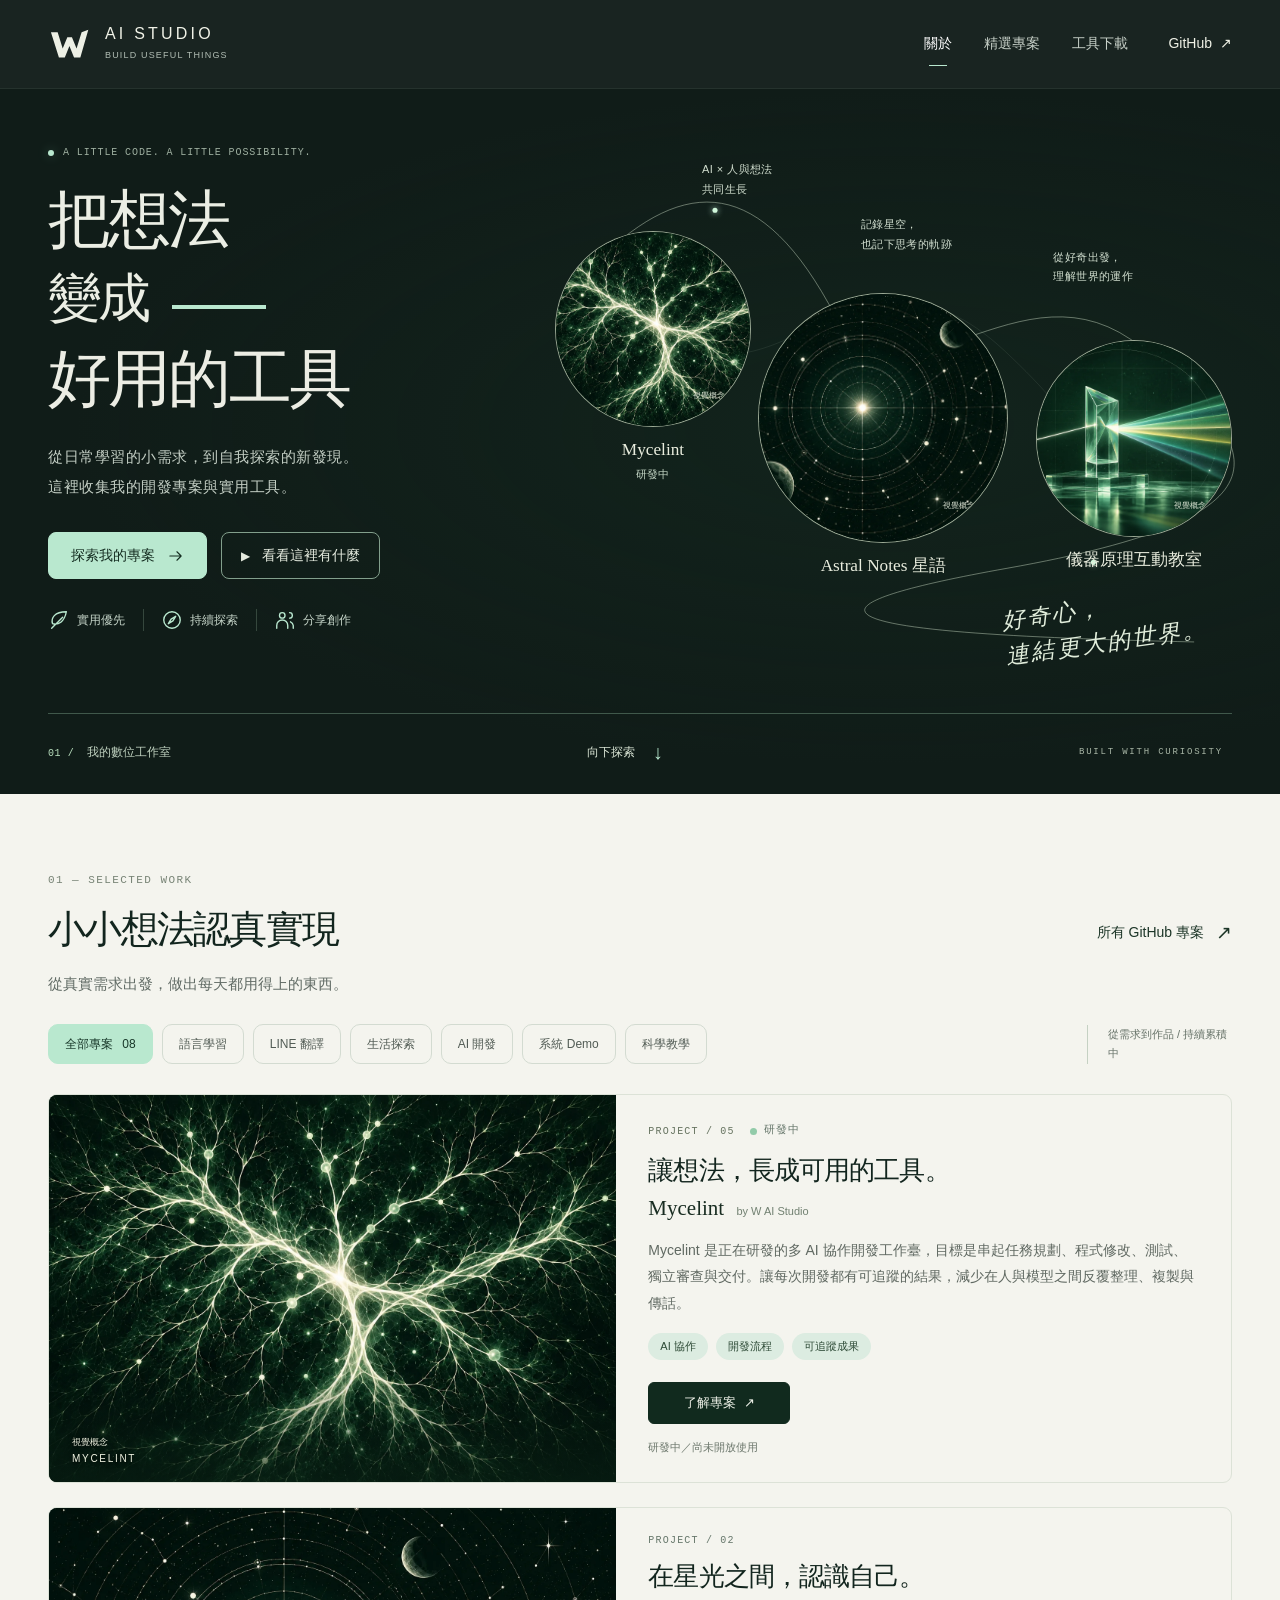
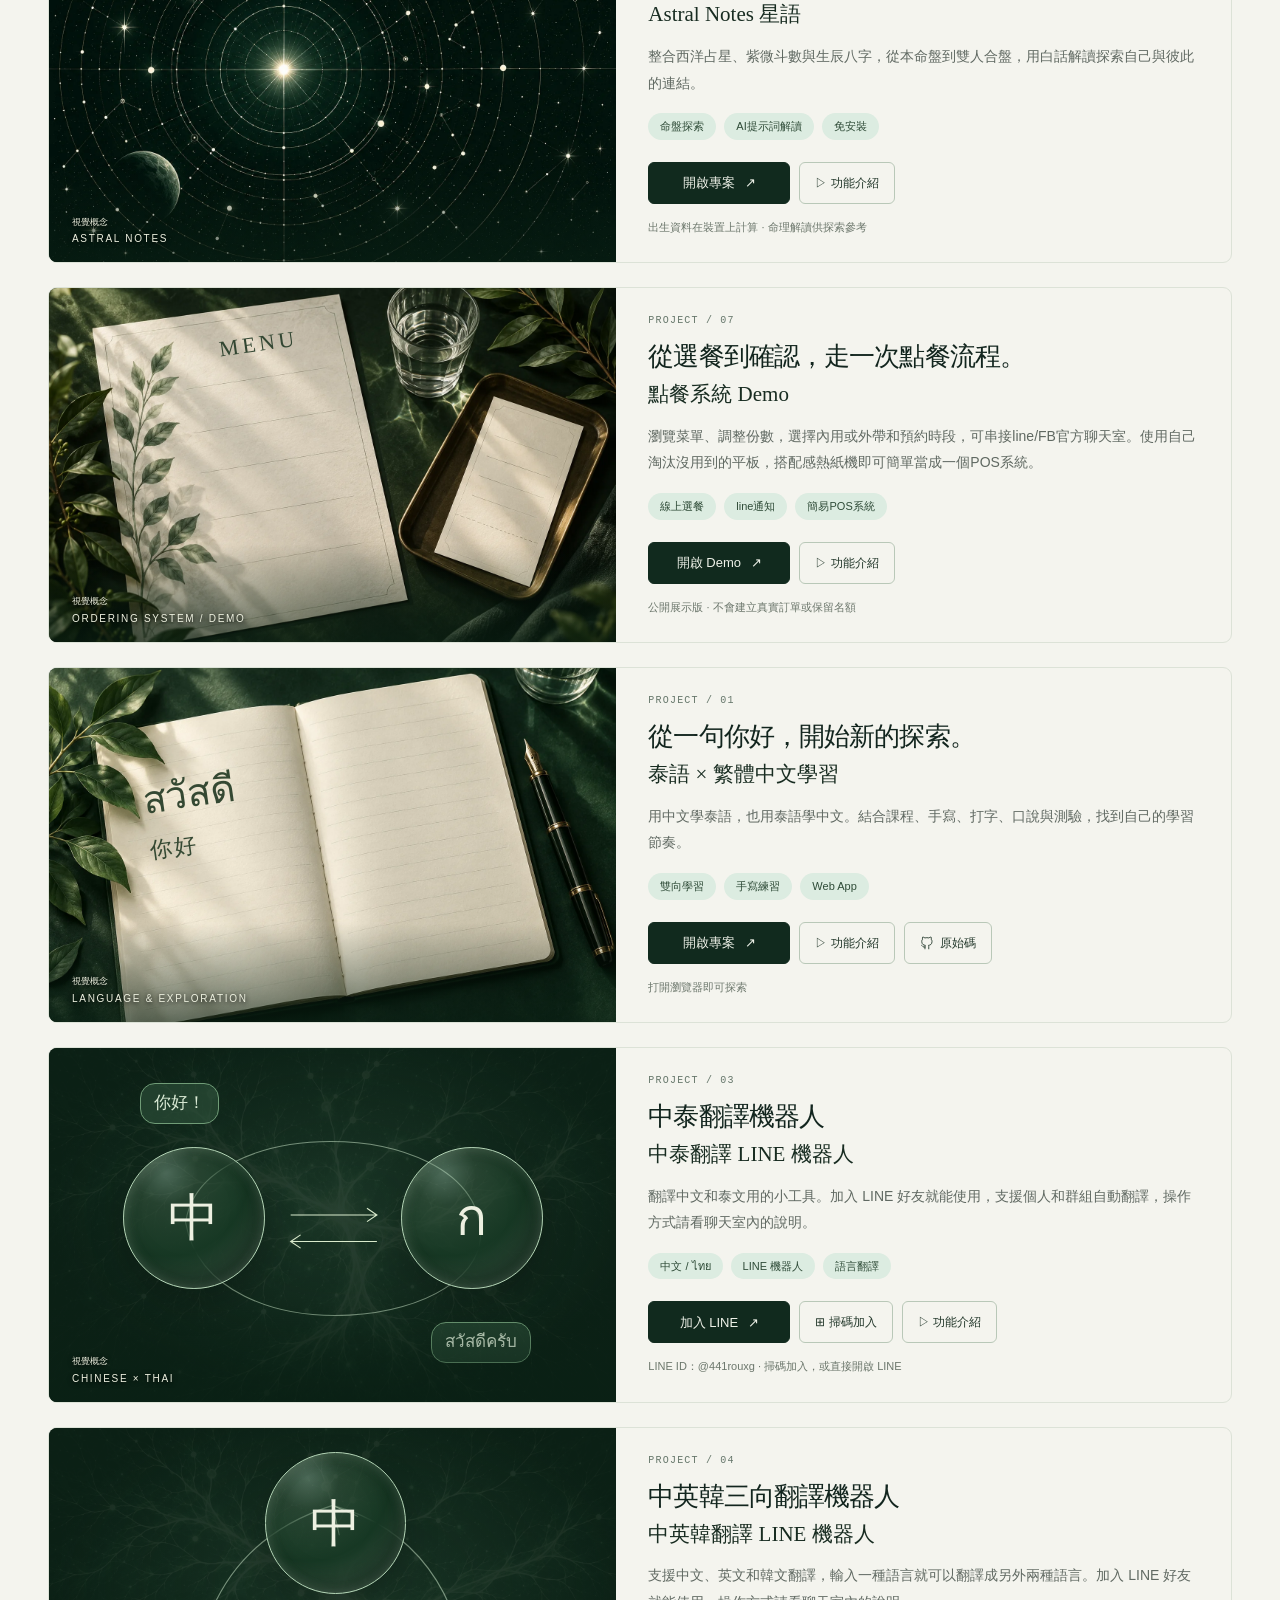
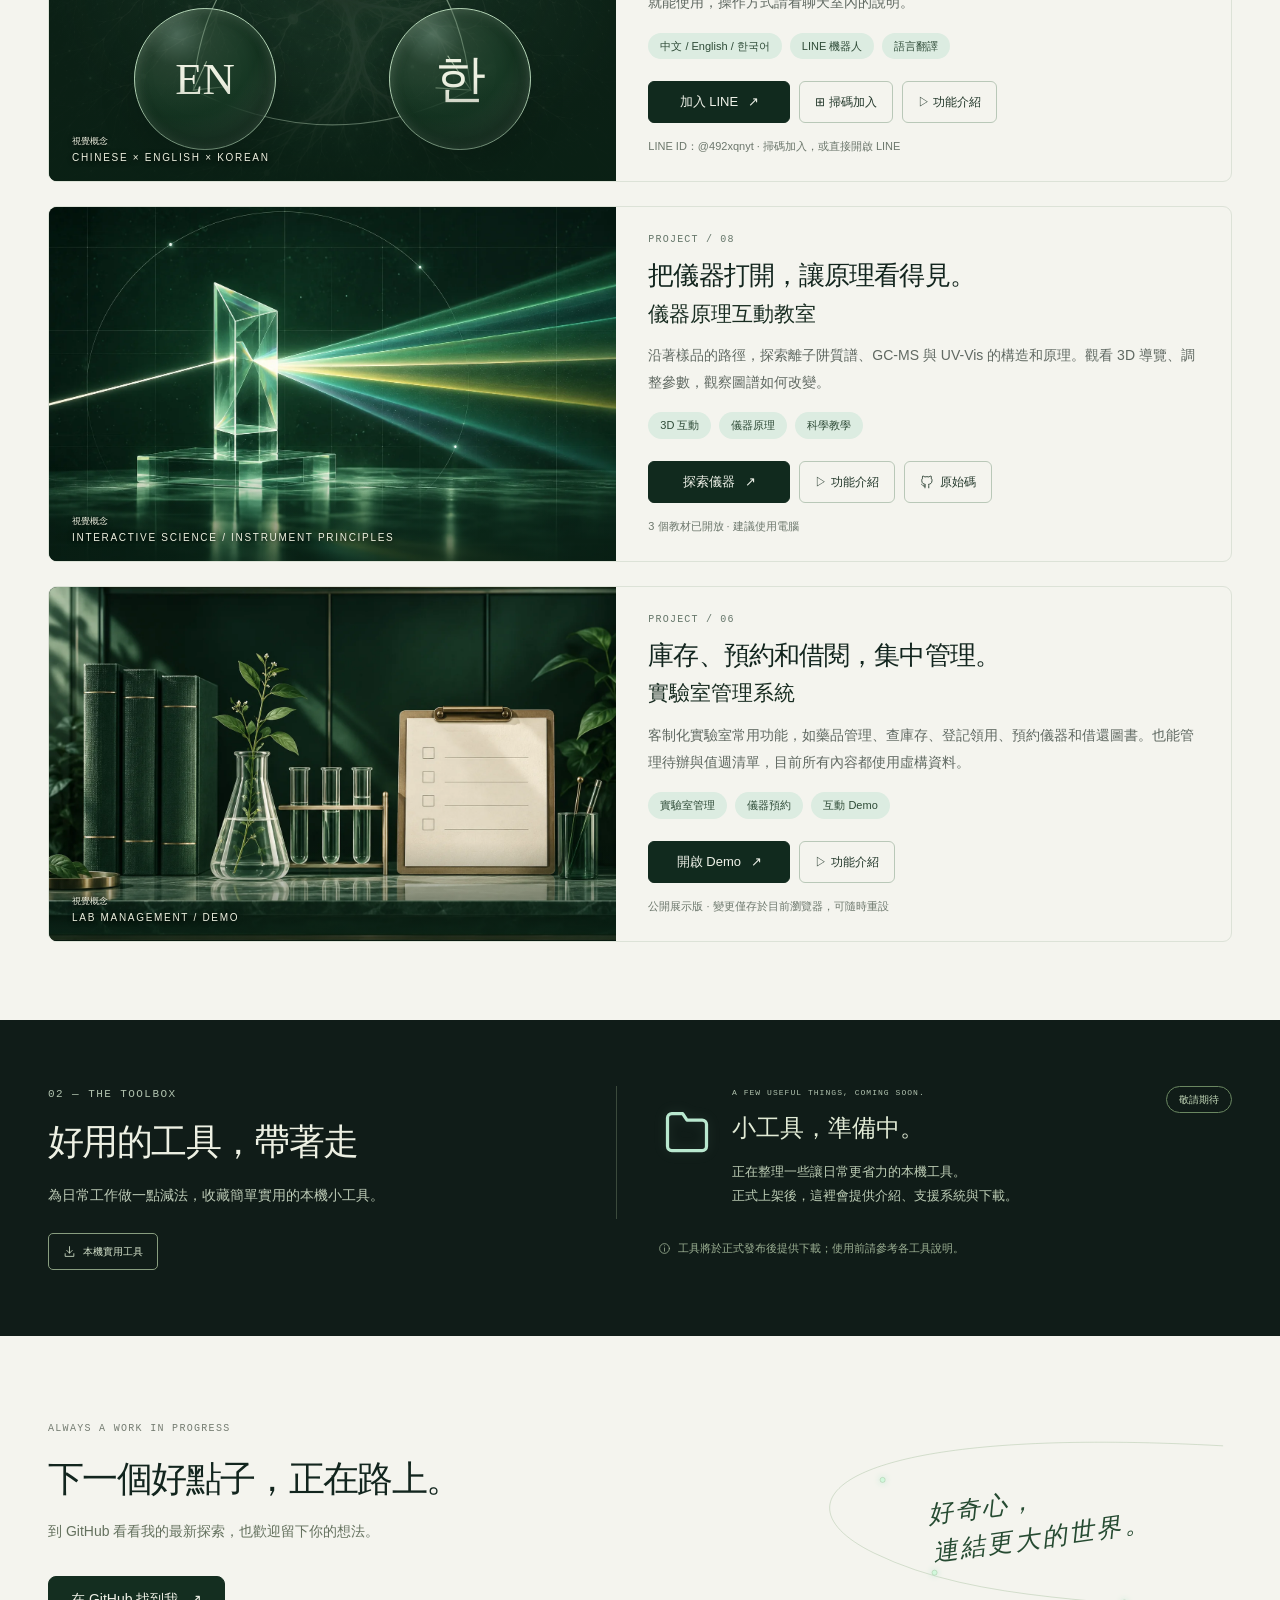
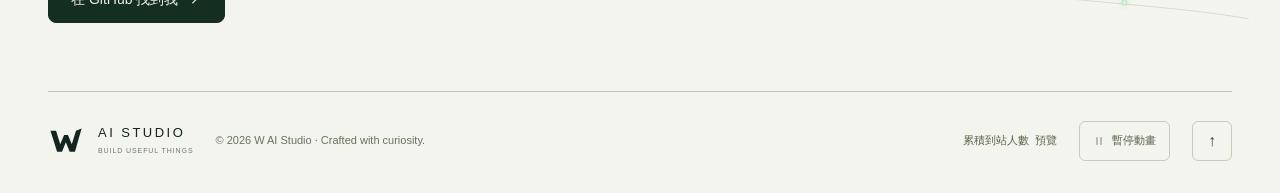
<file: index.html>
<!doctype html>
<html lang="zh-Hant">
<head>
  <meta charset="UTF-8">
  <meta name="viewport" content="width=device-width, initial-scale=1">
  <meta name="theme-color" content="#101c18">
  <meta name="description" content="W AI Studio 數位工作室：探索語言學習、LINE 翻譯、星語、實驗室與點餐系統 Demo，以及 Mycelint AI 協作開發工作臺，介紹開發專案與實用工具。">
  <meta property="og:title" content="W AI Studio — 把想法，變成好用的工具。">
  <meta property="og:description" content="語言學習、LINE 翻譯、星語、實驗室與點餐系統 Demo，以及研發中的 Mycelint。查看專案介紹、使用連結與工具下載。">
  <meta property="og:type" content="website">
  <meta property="og:url" content="https://tung-beauregard.github.io/w-studio/">
  <link rel="canonical" href="https://tung-beauregard.github.io/w-studio/">
  <title>W AI Studio — 把想法，變成好用的工具。</title>
  <link rel="icon" href="./assets/favicon.svg" type="image/svg+xml">
  <link rel="stylesheet" href="./assets/styles.css?v=visitors-2">
  <link rel="stylesheet" href="./assets/atlas.css?v=b-atlas-1">
  <script src="./assets/site-data.js?v=demos-1" defer></script>
  <script src="./assets/content.js?v=cms-1" defer></script>
  <script src="./assets/downloads.js" defer></script>
  <script src="./assets/app.js?v=b-atlas-1" defer></script>
  <script src="./assets/visitors.js?v=visitors-3" defer></script>
</head>
<body class="atlas-site">
  <a class="skip-link" href="#main">跳到主要內容</a>
  <header class="site-header">
    <div class="header-inner wrap">
      <a class="brand" href="#about" aria-label="W AI Studio 首頁"><span class="brand-emblem"><svg class="w-monogram" viewBox="0 0 100 100" fill="currentColor" aria-hidden="true"><path d="M7 22H23L35 61L46 34H57L68 61L80 22L96 16L77 82H62L51 55L40 82H26Z"/></svg></span><span class="brand-wordmark">AI STUDIO<small>BUILD USEFUL THINGS</small></span></a>
      <nav class="main-nav" aria-label="主要導覽"><a class="active" href="#about" data-copy="nav.about">關於</a><a href="#projects" data-copy="nav.projects">精選專案</a><a href="#tools" data-copy="nav.tools">工具下載</a></nav>
      <a class="header-github external" href="https://github.com/Tung-Beauregard" target="_blank" rel="noopener noreferrer"><span data-icon="github"></span><span>GitHub</span><span class="tiny-arrow">↗</span></a>
      <button class="menu-button icon-button" aria-label="開啟選單" aria-expanded="false" aria-controls="mobile-nav"><span data-icon="menu"></span></button>
    </div>
    <nav id="mobile-nav" class="mobile-nav" aria-label="行動版導覽" hidden><a href="#about" data-copy="nav.about">關於</a><a href="#projects" data-copy="nav.projects">精選專案</a><a href="#tools" data-copy="nav.tools">工具下載</a></nav>
  </header>
  <main id="main">
    <div class="hero-band">
    <section class="hero wrap" id="about" aria-labelledby="hero-title">
      <div class="hero-copy">
        <div class="eyebrow"><span class="status-dot"></span> <span data-copy="hero.eyebrow">A LITTLE CODE. A LITTLE POSSIBILITY.</span></div>
        <h1 id="hero-title"><span data-copy="hero.titleLine1">把想法</span><span class="hero-title-lead" data-copy="hero.titleLead">變成</span><span class="accent" data-copy="hero.titleAccent">好用的工具</span><span class="period" data-copy="hero.titleEnd"></span></h1>
        <p class="hero-description"><span data-copy="hero.descriptionLine1">從日常學習的小需求，到自我探索的新發現。</span><br class="desktop-br"><span data-copy="hero.descriptionLine2">這裡收集我的開發專案與實用工具。</span></p>
        <div class="hero-actions"><a class="button button-primary" href="#projects"><span data-copy="hero.primaryButton">探索我的專案</span> <span data-icon="arrow"></span></a><button class="button button-quiet" data-demo="overview"><span class="play-small">▶</span> <span data-copy="hero.secondaryButton">看看這裡有什麼</span></button></div>
        <div class="hero-tags"><span><span data-icon="leaf"></span> <span data-copy="hero.tags.0">實用優先</span></span><span><span data-icon="compass"></span> <span data-copy="hero.tags.1">持續探索</span></span><span><span data-icon="people"></span> <span data-copy="hero.tags.2">分享創作</span></span></div>
      </div>
      <div class="hero-art atlas" role="img" aria-label="菌絲連結、星圖與光學棱鏡構成的探索圖譜">
        <svg class="atlas-routes" viewBox="0 0 800 560" fill="none" aria-hidden="true">
          <path class="atlas-route" d="M42 115C145 10 235 0 323 157S548 90 694 210S883 408 534 470S439 550 755 557"/>
          <path class="atlas-route atlas-route-faint" d="M116 166C249 326 348 42 531 213S549 350 723 297"/>
          <circle class="atlas-glint" cx="189" cy="47" r="3"/><circle class="atlas-glint glint-two" cx="333" cy="174" r="3"/><circle class="atlas-glint glint-three" cx="636" cy="463" r="3"/>
        </svg>
        <figure class="atlas-figure atlas-mycelint">
          <p class="atlas-annotation">AI × 人與想法<br>共同生長</p>
          <div class="atlas-orb"><img src="./assets/atlas/mycelint.webp" width="1536" height="1024" alt="" fetchpriority="high"><span>視覺概念</span></div>
          <figcaption><span data-atlas-name="agent-hub">共同生長</span><small data-atlas-state="agent-hub"></small></figcaption>
        </figure>
        <figure class="atlas-figure atlas-astral">
          <p class="atlas-annotation">記錄星空，<br>也記下思考的軌跡</p>
          <div class="atlas-orb"><img src="./assets/atlas/astral.webp" width="1536" height="1024" alt="" fetchpriority="high"><span>視覺概念</span></div>
          <figcaption><span data-atlas-name="astral">記錄星空</span></figcaption>
        </figure>
        <figure class="atlas-figure atlas-instrument">
          <p class="atlas-annotation">從好奇出發，<br>理解世界的運作</p>
          <div class="atlas-orb"><img src="./assets/atlas/instrument.webp" width="1536" height="1024" alt="" fetchpriority="high"><span>視覺概念</span></div>
          <figcaption><span data-atlas-name="instrument-principles">探索原理</span></figcaption>
        </figure>
        <p class="atlas-signature">好奇心，<br>連結更大的世界。</p>
      </div>
      <div class="hero-bottom"><span><span class="mono">01 /</span> <span data-copy="hero.studioLabel">我的數位工作室</span></span><a href="#projects"><span data-copy="hero.exploreLabel">向下探索</span> <span>↓</span></a><span class="mono hero-signature">BUILT WITH CURIOSITY</span></div>
    </section>
    </div>
    <section class="section wrap" id="projects" aria-labelledby="projects-title">
      <div class="section-heading"><div><p class="eyebrow section-kicker" data-copy="projectSection.eyebrow">01 — SELECTED WORK</p><h2 id="projects-title"><span data-copy="projectSection.titleLead">小小想法，</span><span data-copy="projectSection.titleAccent">認真實現。</span></h2><p class="section-description" data-copy="projectSection.description">從真實需求出發，做出每天都用得上的東西。</p></div><a class="text-link" href="https://github.com/Tung-Beauregard?tab=repositories" target="_blank" rel="noopener noreferrer"><span data-copy="projectSection.allProjectsLabel">所有 GitHub 專案</span> <span>↗</span></a></div>
      <div class="filter-row" role="group" aria-label="專案分類"><button class="filter-button active" data-filter="all" aria-pressed="true">全部專案 <span>08</span></button><button class="filter-button" data-filter="language" aria-pressed="false">語言學習</button><button class="filter-button" data-filter="translation" aria-pressed="false">LINE 翻譯</button><button class="filter-button" data-filter="exploration" aria-pressed="false">生活探索</button><button class="filter-button" data-filter="ai-development" aria-pressed="false">AI 開發</button><button class="filter-button" data-filter="systems" aria-pressed="false">系統 Demo</button>
          <button class="filter-button" data-filter="science" aria-pressed="false">科學教學</button><span class="filter-note" data-copy="projectSection.filterNote">從需求到作品 / 持續累積中</span></div>
      <div class="project-grid" id="project-grid"></div>
      <p class="section-description" id="project-empty" role="status" hidden></p>
    </section>
    <section class="tools-band" id="tools" aria-labelledby="tools-title"><div class="section wrap"><div class="section-heading"><div><p class="eyebrow section-kicker" data-copy="tools.eyebrow">02 — THE TOOLBOX</p><h2 id="tools-title"><span data-copy="tools.titleLead">好用的工具，</span><span data-copy="tools.titleAccent">帶著走。</span></h2><p class="section-description" data-copy="tools.description">為日常工作做一點減法，收藏簡單實用的本機小工具。</p></div><span class="outline-label"><span data-icon="download"></span> <span data-copy="tools.badge">本機實用工具</span></span></div><div class="tools-list" id="tools-list"></div><p class="download-note"><span data-icon="info"></span> <span data-copy="tools.note">工具將於正式發布後提供下載；使用前請參考各工具說明。</span></p></div></section>
    <section class="closing wrap">
      <div class="closing-copy"><p class="eyebrow" data-copy="closing.eyebrow">ALWAYS A WORK IN PROGRESS</p><h2 data-copy="closing.title">下一個好點子，正在路上。</h2><p data-copy="closing.description">到 GitHub 看看我的最新探索，也歡迎留下你的想法。</p></div>
      <div class="closing-art" aria-hidden="true"><svg viewBox="0 0 540 240" fill="none"><path d="M530 30C80 5-5 95 120 156S405 207 560 233"/><circle class="atlas-glint" cx="130" cy="70" r="3"/><circle class="atlas-glint glint-two" cx="191" cy="179" r="3"/><circle class="atlas-glint glint-three" cx="414" cy="214" r="3"/></svg><p>好奇心，<br>連結更大的世界。</p></div>
      <a class="button button-primary" href="https://github.com/Tung-Beauregard" target="_blank" rel="noopener noreferrer"><span data-copy="closing.button">在 GitHub 找到我</span> <span>↗</span></a>
    </section>
  </main>
  <footer class="wrap site-footer"><a class="brand footer-brand" href="#about" aria-label="W AI Studio 首頁"><span class="brand-emblem"><svg class="w-monogram" viewBox="0 0 100 100" fill="currentColor" aria-hidden="true"><path d="M7 22H23L35 61L46 34H57L68 61L80 22L96 16L77 82H62L51 55L40 82H26Z"/></svg></span><span class="brand-wordmark">AI STUDIO<small>BUILD USEFUL THINGS</small></span></a><div class="footer-meta"><span class="copyright">© <span id="year">2026</span> <span data-copy="footer.copyright">W AI Studio · Crafted with curiosity.</span></span><span class="visitor-counter" id="visitor-counter" aria-live="polite" aria-atomic="true" title="啟用後開始累積的估算訪客數。"><span>累積到站人數</span><strong id="visitor-count-value">—</strong><span id="visitor-count-unit" hidden>人</span></span></div><button id="motion-toggle" class="subtle-button" aria-pressed="false"><span data-icon="pause"></span> 暫停動畫</button><a href="#about" class="back-top" aria-label="回到頂端">↑</a></footer>
  <dialog id="demo-dialog" class="demo-dialog" aria-labelledby="demo-title"><div class="dialog-header"><span class="eyebrow">A CLOSER LOOK</span><button class="icon-button close-dialog" aria-label="關閉介紹"><span data-icon="close"></span></button></div><div class="demo-layout"><div class="demo-stage" id="demo-stage"></div><div class="demo-copy"><span class="outline-label">功能概念動畫</span><h2 id="demo-title"></h2><p id="demo-description"></p><ol class="demo-steps" id="demo-steps"></ol><div class="demo-controls"><button id="demo-play" class="button button-outline"><span data-icon="pause"></span> 暫停</button><a id="demo-visit" class="button button-primary" target="_blank" rel="noopener noreferrer">前往網站 ↗</a></div><p class="demo-disclaimer">畫面為功能示意，實際介面以專案網站為準。</p></div></div></dialog>
  <dialog id="project-detail-dialog" class="project-detail-dialog" aria-labelledby="project-detail-title" aria-describedby="project-detail-position">
    <div class="dialog-header"><span class="eyebrow">PROJECT / A CLOSER LOOK</span><button class="icon-button close-dialog" aria-label="關閉專案介紹"><span data-icon="close"></span></button></div>
    <div id="project-detail-body" class="project-detail-body"></div>
    <div class="project-detail-footer"><button class="button button-outline close-dialog">返回專案</button></div>
  </dialog>
  <dialog id="line-qr-dialog" class="form-dialog line-qr-dialog" aria-labelledby="line-qr-title"><div class="dialog-header"><span class="eyebrow">SCAN TO CONNECT</span><button class="icon-button close-dialog" aria-label="關閉 QR Code"><span data-icon="close"></span></button></div><h2 id="line-qr-title">加入 LINE 翻譯機器人</h2><p class="line-qr-id" id="line-qr-id"></p><div class="line-qr-frame"><img id="line-qr-image" width="360" height="360" alt="LINE 官方加入好友 QR Code"></div><p class="line-qr-help">用手機開啟 LINE，掃描 QR Code 加入好友。<br>在手機上瀏覽？也可以直接點下方按鈕。</p><a id="line-qr-visit" class="button button-primary" target="_blank" rel="noopener noreferrer">直接加入 LINE ↗</a></dialog>
  <noscript><div class="noscript-note">請啟用 JavaScript 以查看互動內容。你也可以直接<a href="https://github.com/Tung-Beauregard">前往我的 GitHub</a>。</div></noscript>
</body>
</html>
</file>
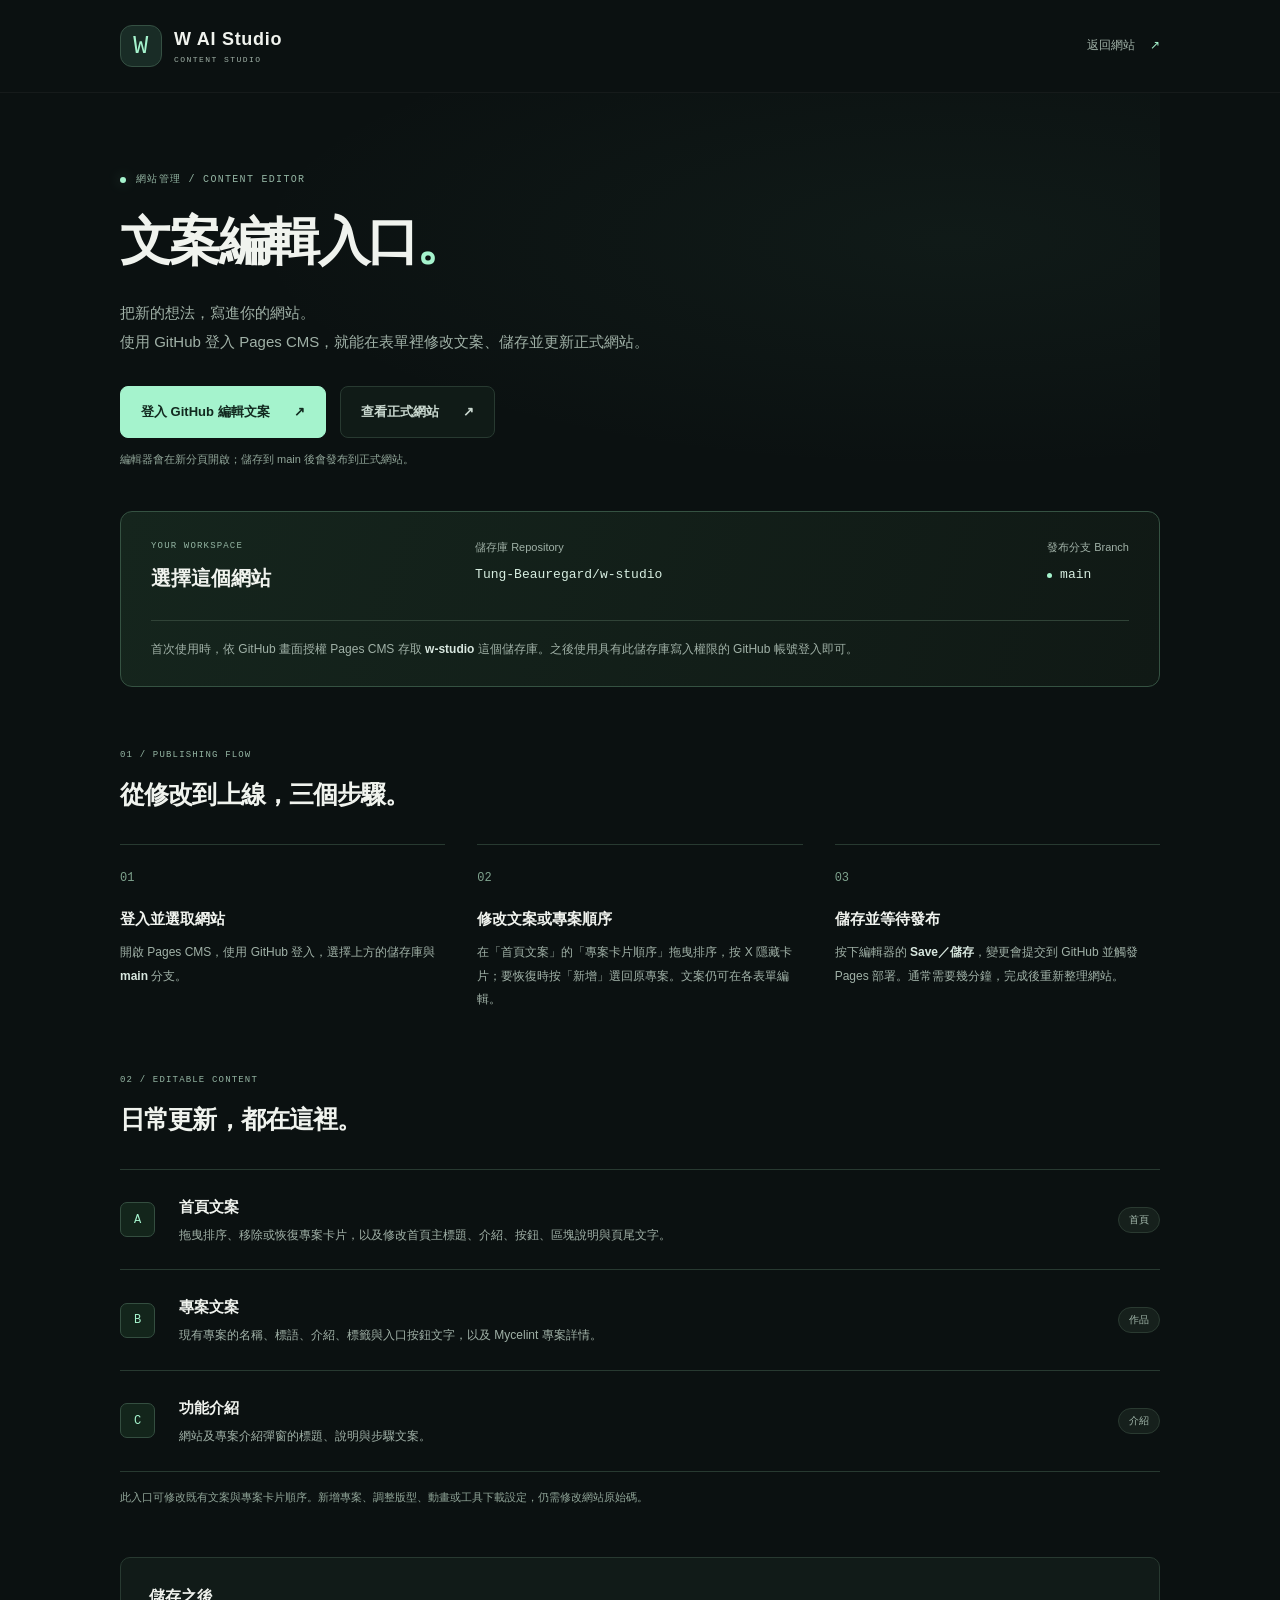
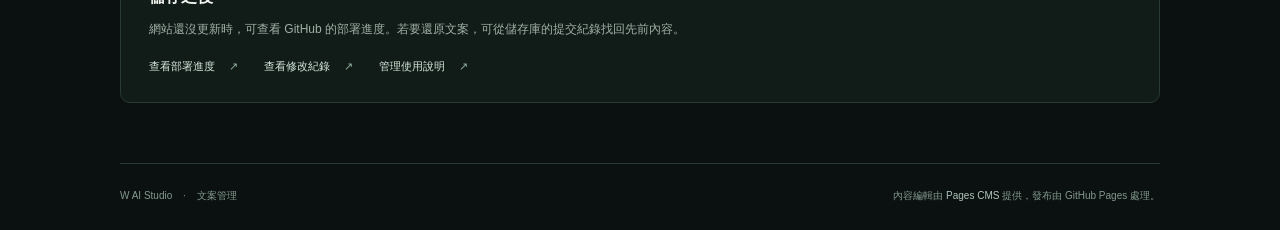
<file: admin/index.html>
<!doctype html>
<html lang="zh-Hant">
<head>
  <meta charset="utf-8">
  <meta name="viewport" content="width=device-width, initial-scale=1">
  <meta name="robots" content="noindex, nofollow">
  <meta name="description" content="W AI Studio 文案管理入口。使用 GitHub 登入 Pages CMS，編輯首頁、專案與功能介紹。">
  <meta name="color-scheme" content="dark">
  <meta name="referrer" content="strict-origin-when-cross-origin">
  <title>文案管理｜W AI Studio</title>
  <link rel="icon" href="../assets/favicon.svg" type="image/svg+xml">
  <link rel="stylesheet" href="./admin.css">
</head>
<body>
  <a class="skip-link" href="#main">跳至主要內容</a>
  <header class="site-header">
    <div class="wrap header-inner">
      <a class="brand" href="../" aria-label="W AI Studio 首頁"><span class="brand-mark" aria-hidden="true">W</span><span>W AI Studio<small>CONTENT STUDIO</small></span></a>
      <a class="back-link" href="../">返回網站 <span aria-hidden="true">↗</span></a>
    </div>
  </header>

  <main id="main" class="wrap">
    <section class="intro" aria-labelledby="page-title">
      <p class="eyebrow"><span aria-hidden="true"></span>網站管理 / CONTENT EDITOR</p>
      <h1 id="page-title">文案編輯入口<span class="accent">。</span></h1>
      <p class="lead">把新的想法，寫進你的網站。<br>使用 GitHub 登入 Pages CMS，就能在表單裡修改文案、儲存並更新正式網站。</p>
      <div class="actions">
        <a class="button button-primary" href="https://app.pagescms.org/" target="_blank" rel="noopener noreferrer">登入 GitHub 編輯文案 <span aria-hidden="true">↗</span></a>
        <a class="button button-secondary" href="https://tung-beauregard.github.io/w-studio/" target="_blank" rel="noopener noreferrer">查看正式網站 <span aria-hidden="true">↗</span></a>
      </div>
      <p class="action-note">編輯器會在新分頁開啟；儲存到 main 後會發布到正式網站。</p>
    </section>

    <section class="setup-panel" aria-labelledby="setup-title">
      <div class="panel-heading"><p class="eyebrow">YOUR WORKSPACE</p><h2 id="setup-title">選擇這個網站</h2></div>
      <dl class="repository">
        <div><dt>儲存庫 Repository</dt><dd>Tung-Beauregard/w-studio</dd></div>
        <div><dt>發布分支 Branch</dt><dd><span class="branch-dot" aria-hidden="true"></span>main</dd></div>
      </dl>
      <p class="setup-note">首次使用時，依 GitHub 畫面授權 Pages CMS 存取 <strong>w-studio</strong> 這個儲存庫。之後使用具有此儲存庫寫入權限的 GitHub 帳號登入即可。</p>
    </section>

    <section class="workflow section" aria-labelledby="workflow-title">
      <div class="section-heading"><p class="eyebrow">01 / PUBLISHING FLOW</p><h2 id="workflow-title">從修改到上線，三個步驟。</h2></div>
      <ol class="steps">
        <li><span class="step-number" aria-hidden="true">01</span><h3>登入並選取網站</h3><p>開啟 Pages CMS，使用 GitHub 登入，選擇上方的儲存庫與 <strong>main</strong> 分支。</p></li>
        <li><span class="step-number" aria-hidden="true">02</span><h3>修改文案或專案順序</h3><p>在「首頁文案」的「專案卡片順序」拖曳排序，按 X 隱藏卡片；要恢復時按「新增」選回原專案。文案仍可在各表單編輯。</p></li>
        <li><span class="step-number" aria-hidden="true">03</span><h3>儲存並等待發布</h3><p>按下編輯器的 <strong>Save／儲存</strong>，變更會提交到 GitHub 並觸發 Pages 部署。通常需要幾分鐘，完成後重新整理網站。</p></li>
      </ol>
    </section>

    <section class="section editable" aria-labelledby="editable-title">
      <div class="section-heading"><p class="eyebrow">02 / EDITABLE CONTENT</p><h2 id="editable-title">日常更新，都在這裡。</h2></div>
      <div class="content-list">
        <article><span class="content-index" aria-hidden="true">A</span><div><h3>首頁文案</h3><p>拖曳排序、移除或恢復專案卡片，以及修改首頁主標題、介紹、按鈕、區塊說明與頁尾文字。</p></div><span class="content-tag">首頁</span></article>
        <article><span class="content-index" aria-hidden="true">B</span><div><h3>專案文案</h3><p>現有專案的名稱、標語、介紹、標籤與入口按鈕文字，以及 Mycelint 專案詳情。</p></div><span class="content-tag">作品</span></article>
        <article><span class="content-index" aria-hidden="true">C</span><div><h3>功能介紹</h3><p>網站及專案介紹彈窗的標題、說明與步驟文案。</p></div><span class="content-tag">介紹</span></article>
      </div>
      <p class="scope-note">此入口可修改既有文案與專案卡片順序。新增專案、調整版型、動畫或工具下載設定，仍需修改網站原始碼。</p>
    </section>

    <aside class="help-panel" aria-labelledby="help-title">
      <h2 id="help-title">儲存之後</h2>
      <p>網站還沒更新時，可查看 GitHub 的部署進度。若要還原文案，可從儲存庫的提交紀錄找回先前內容。</p>
      <div class="help-links">
        <a href="https://github.com/Tung-Beauregard/w-studio/actions" target="_blank" rel="noopener noreferrer">查看部署進度 <span aria-hidden="true">↗</span></a>
        <a href="https://github.com/Tung-Beauregard/w-studio/commits/main/" target="_blank" rel="noopener noreferrer">查看修改紀錄 <span aria-hidden="true">↗</span></a>
        <a href="https://github.com/Tung-Beauregard/w-studio#%E6%96%87%E6%A1%88%E7%AE%A1%E7%90%86" target="_blank" rel="noopener noreferrer">管理使用說明 <span aria-hidden="true">↗</span></a>
      </div>
    </aside>
  </main>

  <footer class="wrap site-footer"><p>W AI Studio <span aria-hidden="true">·</span> 文案管理</p><p>內容編輯由 <a href="https://pagescms.org/" target="_blank" rel="noopener noreferrer">Pages CMS</a> 提供，發布由 GitHub Pages 處理。</p></footer>
</body>
</html>
</file>
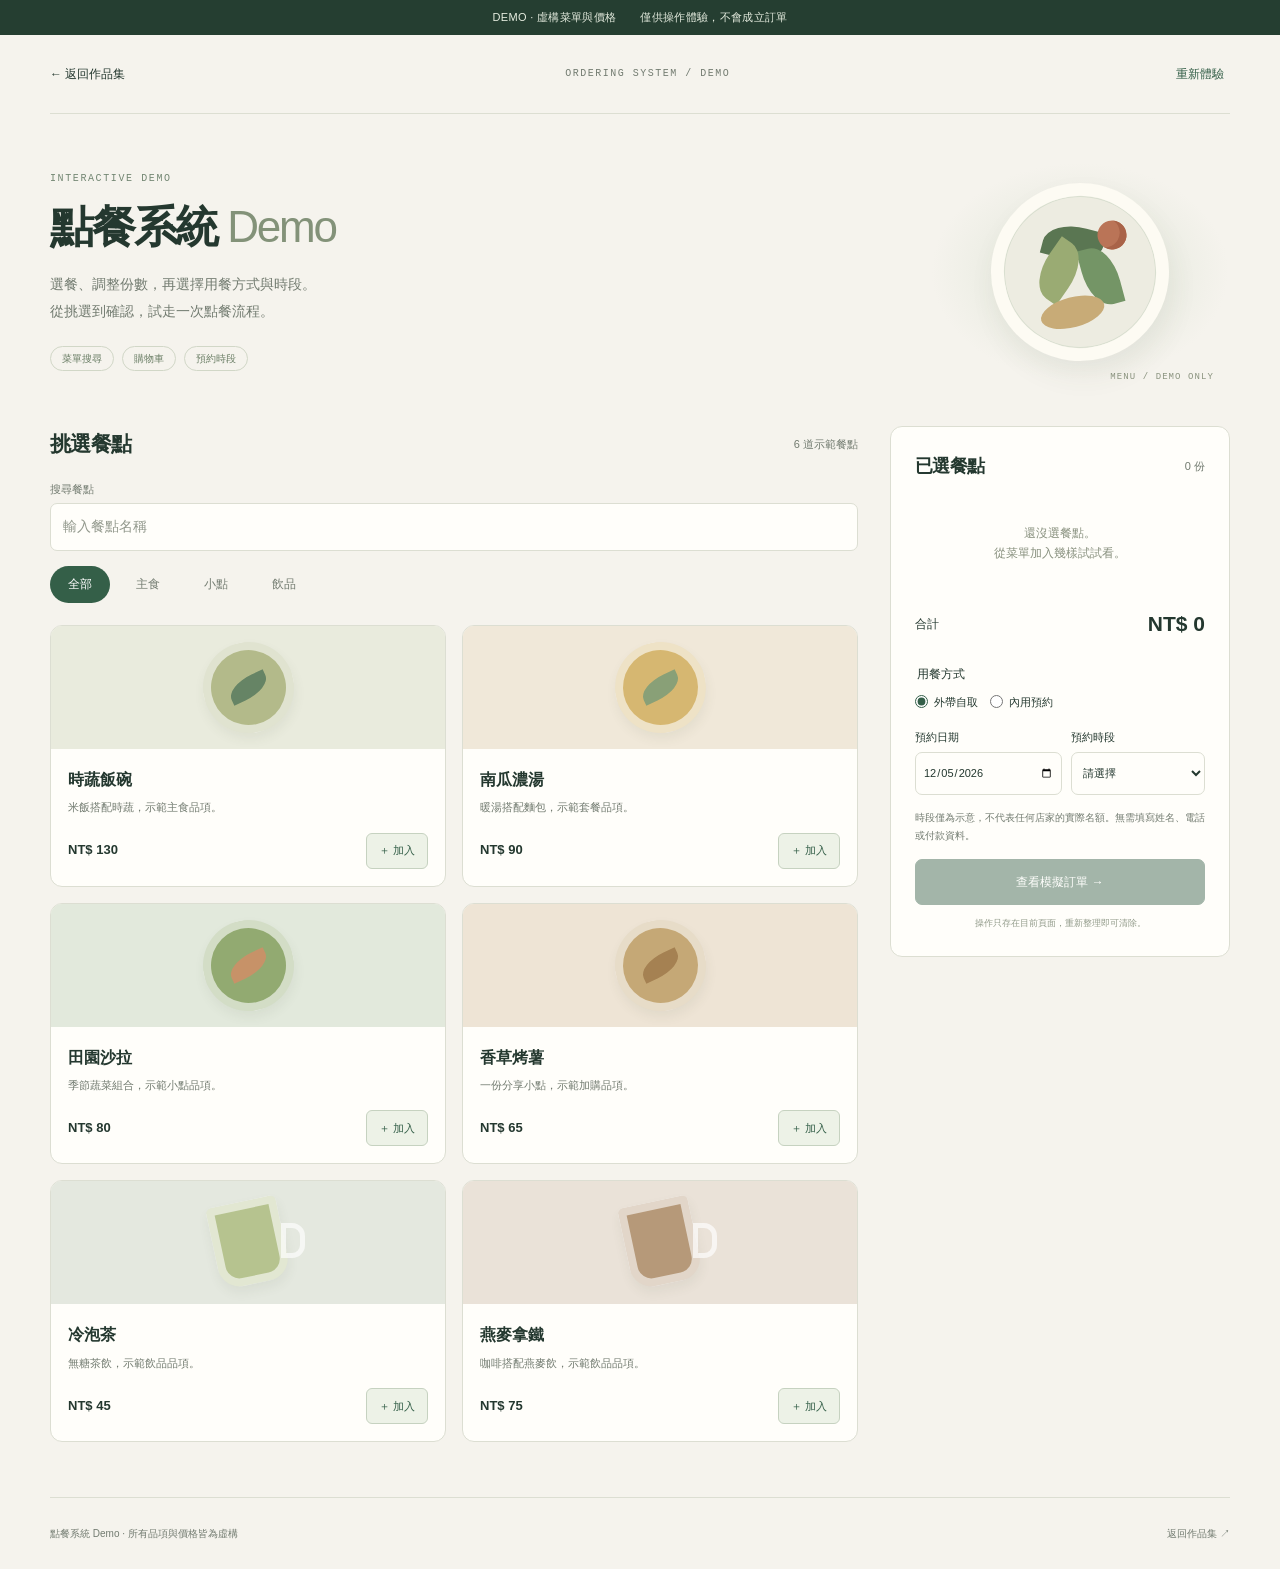
<file: demos/ordering/index.html>
<!doctype html>
<html lang="zh-Hant">
<head>
  <meta charset="UTF-8">
  <meta name="viewport" content="width=device-width, initial-scale=1">
  <meta http-equiv="Content-Security-Policy" content="default-src 'self'; script-src 'self'; style-src 'self'; img-src 'self' data:; connect-src 'none'; form-action 'none'; object-src 'none'; base-uri 'self'">
  <meta name="theme-color" content="#f5f3ed">
  <meta name="description" content="無品牌點餐系統 Demo：使用虛構菜單體驗選餐、購物車及取餐時段，僅模擬送出，不建立真實訂單。">
  <title>點餐系統 Demo</title>
  <link rel="icon" href="../../assets/favicon.svg" type="image/svg+xml">
  <link rel="stylesheet" href="./demo.css">
  <script src="./demo.js" defer></script>
</head>
<body>
  <div class="demo-banner"><span>DEMO · 虛構菜單與價格</span><span>僅供操作體驗，不會成立訂單</span></div>
  <header class="wrap header"><a href="../../#projects" class="back-link">← 返回作品集</a><span class="header-label">ORDERING SYSTEM / DEMO</span><button id="reset" class="text-button">重新體驗</button></header>
  <main class="wrap">
    <section class="intro" aria-labelledby="title"><div><p class="eyebrow">INTERACTIVE DEMO</p><h1 id="title">點餐系統 <span>Demo</span></h1><p class="intro-copy">選餐、調整份數，再選擇用餐方式與時段。<br>從挑選到確認，試走一次點餐流程。</p><div class="feature-tags"><span>菜單搜尋</span><span>購物車</span><span>預約時段</span></div></div><div class="intro-art" aria-hidden="true"><div class="plate"><span class="leaf leaf-a"></span><span class="leaf leaf-b"></span><span class="leaf leaf-c"></span><span class="grain"></span><span class="tomato"></span></div><span class="art-note">MENU / DEMO ONLY</span></div></section>
    <div class="workspace">
      <section class="menu-section" aria-labelledby="menu-title"><div class="section-title"><h2 id="menu-title">挑選餐點</h2><span id="menu-count">6 道示範餐點</span></div><label class="search-label"><span>搜尋餐點</span><input id="search" type="search" placeholder="輸入餐點名稱" autocomplete="off"></label><div class="filters" role="group" aria-label="菜單分類"><button data-category="all" aria-pressed="true">全部</button><button data-category="main" aria-pressed="false">主食</button><button data-category="side" aria-pressed="false">小點</button><button data-category="drink" aria-pressed="false">飲品</button></div><div id="menu" class="menu-grid"></div><p id="empty-search" class="empty-search" hidden>沒有符合的餐點，換個關鍵字試試。</p></section>
      <aside class="order-panel" aria-labelledby="order-title"><div class="section-title"><h2 id="order-title">已選餐點</h2><span id="cart-count">0 份</span></div><p id="empty-cart" class="empty-cart">還沒選餐點。<br>從菜單加入幾樣試試看。</p><ul id="cart" class="cart-list"></ul><div class="total"><span>合計</span><strong id="total">NT$ 0</strong></div>
        <form id="order-form"><fieldset class="mode-field"><legend>用餐方式</legend><label><input type="radio" name="mode" value="外帶自取" checked><span>外帶自取</span></label><label><input type="radio" name="mode" value="內用預約"><span>內用預約</span></label></fieldset><div class="schedule-fields"><label>預約日期<input type="date" id="date" required></label><label>預約時段<select id="time" required><option value="">請選擇</option><option>11:30</option><option>12:00</option><option disabled>12:30（示範額滿）</option><option>13:00</option><option>17:30</option><option>18:00</option><option>18:30</option></select></label></div><p class="form-note">時段僅為示意，不代表任何店家的實際名額。無需填寫姓名、電話或付款資料。</p><button class="primary-button" type="submit" id="review" disabled>查看模擬訂單 →</button></form><p class="local-note">操作只存在目前頁面，重新整理即可清除。</p>
      </aside>
    </div>
  </main>
  <footer class="wrap footer"><span>點餐系統 Demo · 所有品項與價格皆為虛構</span><a href="../../#projects">返回作品集 ↗</a></footer>
  <p id="announcement" class="sr-only" role="status" aria-live="polite"></p>
  <dialog id="confirmation" aria-labelledby="confirmation-title"><div class="dialog-top"><span class="eyebrow">DEMO / ORDER REVIEW</span><button id="close-dialog" class="icon-button" aria-label="關閉訂單視窗">×</button></div><div id="review-content"><h2 id="confirmation-title">確認模擬訂單</h2><p id="order-summary" class="summary"></p><ul id="review-items" class="review-items"></ul><div class="total"><span>合計</span><strong id="review-total"></strong></div><p class="form-note">送出只會在此頁顯示展示結果。</p><button id="simulate" class="primary-button">模擬送出</button><button id="back-to-edit" class="secondary-button">返回修改</button></div><div id="success-content" hidden><div class="success-icon" aria-hidden="true">✓</div><h2>模擬流程已完成</h2><p>這是 Demo，沒有建立真實訂單、<br>保留名額或通知任何店家。</p><button id="finish" class="primary-button">繼續體驗</button></div></dialog>
  <noscript><div class="noscript">請啟用 JavaScript 以體驗點餐流程。<a href="../../#projects">返回作品集</a></div></noscript>
</body>
</html>
</file>
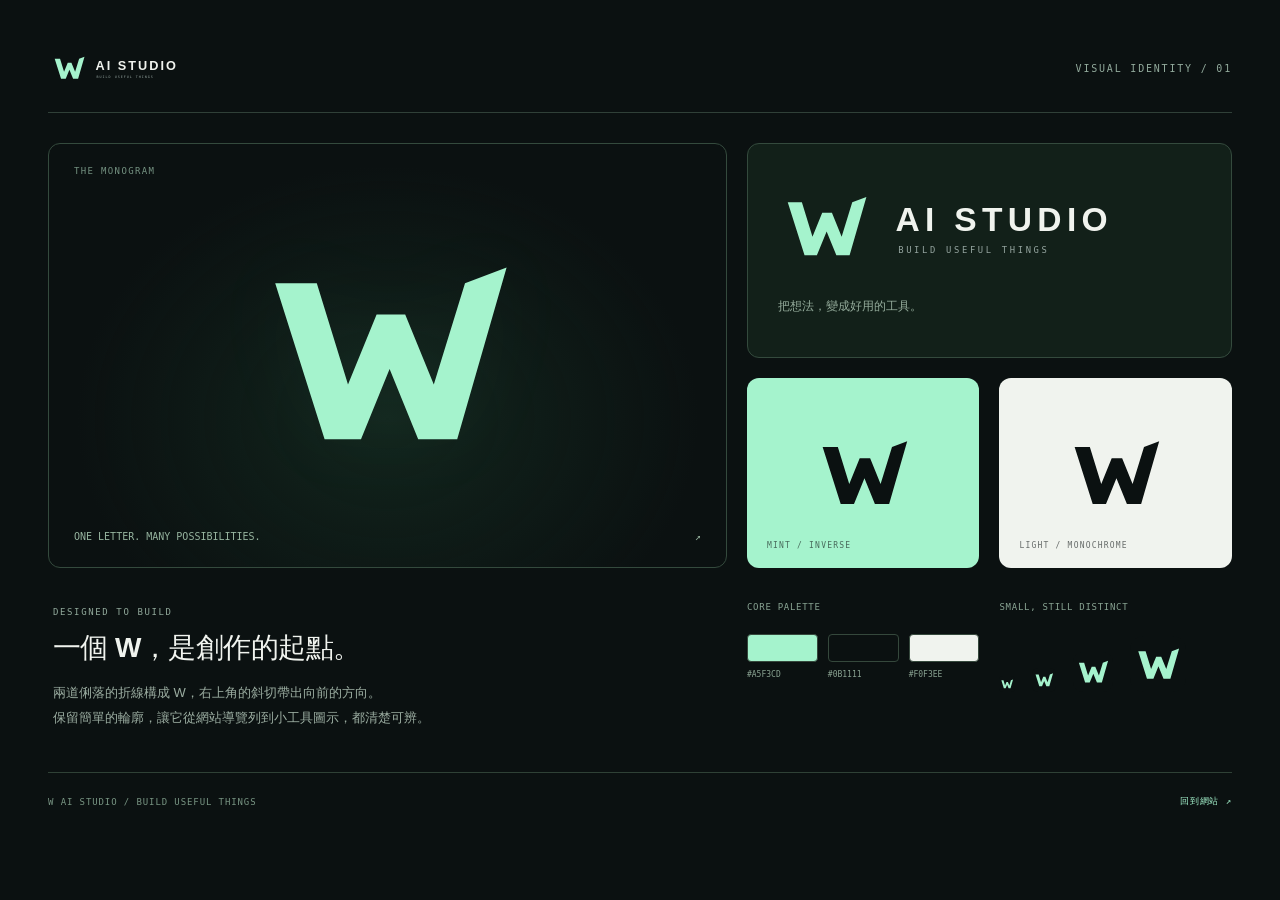
<file: brand.html>
<!doctype html>
<html lang="zh-Hant">
<head><meta charset="UTF-8"><meta name="viewport" content="width=device-width,initial-scale=1"><title>W AI Studio — Brand Identity</title><link rel="icon" href="./assets/favicon.svg" type="image/svg+xml"><style>
*{box-sizing:border-box}body{margin:0;background:#0b1111;color:#f0f3ee;font-family:'Segoe UI','Microsoft JhengHei',sans-serif}main{max-width:1340px;margin:auto;padding:48px}header{display:flex;justify-content:space-between;align-items:center;border-bottom:1px solid #304038;padding-bottom:24px}.overline{font:10px Consolas,monospace;letter-spacing:.18em;color:#92aa9c}.small-logo{width:150px;height:40px;object-fit:contain}.brand-grid{display:grid;grid-template-columns:1.4fr 1fr;gap:20px;margin-top:30px}.hero-panel{min-height:410px;border:1px solid #344a3d;border-radius:12px;position:relative;display:grid;place-items:center;background:radial-gradient(ellipse at 50% 65%,#18382880,transparent 65%)}.hero-panel>img{width:260px;height:260px;filter:drop-shadow(0 0 40px #a5f3cd0a)}.panel-label{position:absolute;top:22px;left:25px;font:9px Consolas,monospace;letter-spacing:.15em;color:#759382}.hero-caption{position:absolute;bottom:25px;left:25px;right:25px;display:flex;justify-content:space-between;color:#96b49f;font:10px Consolas,monospace}.right-panel{display:flex;flex-direction:column;gap:20px}.wordmark-panel{background:#122019;border:1px solid #344a3d;border-radius:12px;display:flex;flex-direction:column;align-items:flex-start;justify-content:center;padding:30px;min-height:200px}.wordmark-panel>img{width:100%;max-width:380px}.wordmark-panel>p{font-size:12px;color:#94ab9b;margin-top:18px}.applications{display:grid;grid-template-columns:1fr 1fr;gap:20px;flex:1}.sample{border-radius:12px;display:flex;justify-content:center;align-items:center;position:relative;min-height:190px}.sample img{width:95px;height:95px}.sample span{position:absolute;bottom:18px;left:20px;font:8px Consolas,monospace;letter-spacing:.15em;opacity:.6}.mint{background:#a5f3cd;color:#0b1111}.ivory{background:#f0f3ee;color:#0b1111}.details{display:grid;grid-template-columns:1.4fr 1fr;gap:20px;margin-top:25px}.concept{padding:8px 5px}.concept h1{font-size:28px;letter-spacing:-.02em;font-weight:550;margin:10px 0 14px}.concept p{font-size:13px;color:#9bada1;line-height:1.9;margin:0;max-width:560px}.concept .overline{font-size:9px}.specs{display:grid;grid-template-columns:1fr 1fr;gap:20px}.swatches{display:flex;gap:10px;margin-top:22px}.swatch{flex:1;font:8px Consolas,monospace;color:#8aa392}.swatch i{display:block;height:28px;border-radius:4px;margin-bottom:8px;border:1px solid #35483c}.scale{display:flex;align-items:end;gap:17px;height:70px;margin-top:10px}.scale img{display:block}.specs p{font:9px Consolas,monospace;color:#89a493;letter-spacing:.08em}footer{border-top:1px solid #2f4136;margin-top:34px;padding-top:22px;display:flex;align-items:center;justify-content:space-between;font:9px Consolas,monospace;color:#789583;letter-spacing:.1em}footer a{color:#a5f3cd;text-decoration:none} @media(max-width:760px){main{padding:25px}.brand-grid,.details{grid-template-columns:1fr}.hero-panel{min-height:310px}.hero-panel>img{width:220px;height:220px}.small-logo{width:120px}.overline{font-size:8px}.concept h1{font-size:24px}.specs{margin-top:12px}footer{gap:15px;font-size:8px;line-height:1.7}}
</style></head>
<body><main><header><img class="small-logo" src="./assets/w-studio-lockup.svg?v=wai-1" alt="W AI Studio"><span class="overline">VISUAL IDENTITY / 01</span></header><div class="brand-grid"><section class="hero-panel" aria-label="W 主標誌"><span class="panel-label">THE MONOGRAM</span><img src="./assets/w-mark-mint.svg" alt="幾何 W 品牌標誌"><div class="hero-caption"><span>ONE LETTER. MANY POSSIBILITIES.</span><span>↗</span></div></section><div class="right-panel"><section class="wordmark-panel"><img src="./assets/w-studio-lockup.svg?v=wai-1" alt="W AI Studio 字標與 Build useful things 標語"><p>把想法，變成好用的工具。</p></section><div class="applications"><section class="sample mint"><img src="./assets/w-mark-dark.svg" alt="薄荷綠底深色 W"><span>MINT / INVERSE</span></section><section class="sample ivory"><img src="./assets/w-mark-dark.svg" alt="淺色底深色 W"><span>LIGHT / MONOCHROME</span></section></div></div></div><div class="details"><section class="concept"><span class="overline">DESIGNED TO BUILD</span><h1>一個 W，是創作的起點。</h1><p>兩道俐落的折線構成 W，右上角的斜切帶出向前的方向。<br>保留簡單的輪廓，讓它從網站導覽列到小工具圖示，都清楚可辨。</p></section><section class="specs"><div><p>CORE PALETTE</p><div class="swatches"><span class="swatch"><i style="background:#a5f3cd"></i>#A5F3CD</span><span class="swatch"><i style="background:#0b1111"></i>#0B1111</span><span class="swatch"><i style="background:#f0f3ee"></i>#F0F3EE</span></div></div><div><p>SMALL, STILL DISTINCT</p><div class="scale"><img src="./assets/favicon.svg" width="16" height="16" alt="16 像素圖示"><img src="./assets/favicon.svg" width="24" height="24" alt="24 像素圖示"><img src="./assets/favicon.svg" width="40" height="40" alt="40 像素圖示"><img src="./assets/favicon.svg" width="56" height="56" alt="56 像素圖示"></div></div></section></div><footer><span>W AI STUDIO / BUILD USEFUL THINGS</span><a href="./index.html">回到網站 ↗</a></footer></main></body></html>
</file>
<file: assets/styles.css>
:root{color-scheme:dark;--bg:#0b1111;--panel:#111919;--panel-light:#172020;--line:#283332;--text:#f0f3ee;--muted:#95a5a0;--mint:#a5f3cd;--blue:#a4c9ef;--purple:#c9b6ef;--sans:'Segoe UI','Noto Sans TC','Microsoft JhengHei',sans-serif;--mono:'Cascadia Code',Consolas,monospace}
*{box-sizing:border-box}html{scroll-behavior:smooth;scroll-padding-top:110px}body{margin:0;background:var(--bg);color:var(--text);font-family:var(--sans);font-size:15px;line-height:1.7}button,input{font:inherit}button,a,input{-webkit-tap-highlight-color:transparent}a{color:inherit;text-decoration:none}button{cursor:pointer}button:disabled{cursor:not-allowed}button{color:inherit}button,input{border-radius:0}button:focus-visible,a:focus-visible,input:focus-visible{outline:2px solid var(--mint);outline-offset:5px}button{border:0}h1,h2,h3,p{margin:0}svg{width:20px;height:20px;display:block;flex-shrink:0}button span[data-icon],a span[data-icon]{display:inline-flex;align-items:center}a,button{touch-action:manipulation}[hidden]{display:none!important}.wrap{width:calc(100% - 112px);max-width:1264px;margin:auto}.mono{font-family:var(--mono);font-size:11px;letter-spacing:.06em}.accent{color:var(--mint)}.skip-link{position:fixed;top:8px;left:8px;padding:10px;background:var(--mint);color:var(--bg);z-index:100;transform:translateY(-160%)}.skip-link:focus{transform:none}.site-header{position:sticky;top:0;z-index:20;background:#0b1111e8;backdrop-filter:blur(18px);border-bottom:1px solid #ffffff0b}.header-inner{height:88px;display:flex;align-items:center;gap:40px}.brand{display:flex;gap:12px;align-items:center;font-size:19px;font-weight:750;letter-spacing:.07em;line-height:1.1}.brand-icon{background:#192c26;border:1px solid #355043;width:42px;height:42px;display:flex;justify-content:center;align-items:center;border-radius:12px;color:var(--mint);font-family:var(--mono);font-size:27px;letter-spacing:-.18em;padding-right:4px}.brand-icon span{font-size:18px;padding-top:8px}.brand-dot{color:var(--mint)}.brand small{display:block;font-size:8px;font-weight:500;letter-spacing:.4em;color:var(--muted);margin-top:5px}.main-nav{display:flex;align-items:center;gap:32px;margin:auto}.main-nav a{font-size:13px;color:var(--muted);transition:color .2s;position:relative;padding:30px 0}.main-nav a:hover,.main-nav a.active{color:var(--text)}.main-nav a.active:after{position:absolute;content:'';width:4px;height:4px;border-radius:100%;background:var(--mint);bottom:18px;left:calc(50% - 2px)}.header-github{display:flex;align-items:center;gap:9px;border:1px solid var(--line);padding:9px 15px;border-radius:7px;font-size:12px}.header-github svg{width:16px}.tiny-arrow{margin-left:12px;color:var(--muted)}.icon-button{background:transparent;padding:9px;display:inline-flex;justify-content:center;align-items:center;border-radius:6px}.icon-button:hover{background:#ffffff0d}.menu-button{display:none}.mobile-nav{padding:4px 26px 20px}.mobile-nav a{display:block;padding:10px;color:var(--muted)}
.hero{min-height:700px;display:grid;grid-template-columns:1.15fr 1fr;align-items:center;position:relative;padding-top:60px;column-gap:18px}.hero-copy{z-index:2;padding-bottom:48px}.eyebrow{font-family:var(--mono);font-size:10px;font-weight:500;letter-spacing:.13em;color:var(--muted);display:flex;align-items:center;gap:9px;line-height:1.5}.status-dot{height:6px;width:6px;display:inline-block;border-radius:50%;background:var(--mint);box-shadow:0 0 12px #a5f3cd50;flex-shrink:0}.hero .eyebrow{color:#a0c2b3;font-size:10px;letter-spacing:.11em}.hello{font-size:16px;color:var(--muted);margin-top:34px;display:flex;align-items:center;gap:6px}.hello span{color:var(--text)}.hello .wave{font-size:25px;margin-left:10px;color:var(--mint)}h1{font-size:clamp(40px,4.2vw,61px);letter-spacing:-.055em;line-height:1.45;font-weight:750;margin-top:10px;white-space:nowrap}.period{margin-left:-.25em}.hero-description{font-size:14px;line-height:2;color:var(--muted);margin-top:20px}.hero-actions{display:flex;align-items:center;gap:22px;margin-top:31px}.button{display:inline-flex;align-items:center;justify-content:center;gap:12px;padding:13px 20px;border-radius:7px;font-size:13px;font-weight:600;line-height:1.5;transition:background .2s,transform .2s,box-shadow .2s;white-space:nowrap}.button:hover{transform:translateY(-2px)}.button-primary{background:var(--mint);color:#12291f;border:1px solid var(--mint)}.button-primary:hover{background:#bcfbdc;box-shadow:0 5px 24px #a5f3cd15}.button-primary svg{width:17px}.button-quiet{background:transparent;color:#c4d0c9;padding:13px 0}.button-quiet:hover{color:var(--mint)}.button-outline{border:1px solid #34423e;background:transparent;color:#d5ded9}.button-outline:hover{background:#ffffff08}.button-outline svg{width:16px}.play-small{display:inline-flex;font-size:9px;border:1px solid #4c5e56;border-radius:50%;width:24px;height:24px;justify-content:center;align-items:center;padding-left:2px}.hero-tags{display:flex;gap:24px;font-size:11px;color:#7e9188;margin-top:35px}.hero-tags>span{display:flex;align-items:center;gap:7px}.hero-tags i{width:4px;height:4px;background:#5a7568;border-radius:1px;transform:rotate(45deg)}.hero-art{height:500px;position:relative;isolation:isolate;margin-top:-35px}.art-grid{position:absolute;inset:5% -3%;background-image:linear-gradient(#9bbba00c 1px,transparent 1px),linear-gradient(90deg,#9bbba00c 1px,transparent 1px);background-size:32px 32px;mask-image:radial-gradient(ellipse,#000 12%,transparent 70%)}.art-glow{position:absolute;inset:10% 4%;background:radial-gradient(ellipse,#5ba47f1d,transparent 68%)}.orbit{position:absolute;border:1px solid #75968428;border-radius:50%;width:405px;height:405px;left:calc(50% - 202px);top:42px;transform:rotate(-20deg)}.orbit:after{content:'';position:absolute;inset:18px;border:1px dashed #75968420;border-radius:50%}.orbit-inner{width:300px;height:300px;left:calc(50% - 150px);top:95px;transform:rotate(-20deg);border-color:#95b39c22}.orbit-point{position:absolute;width:7px;height:7px;background:var(--mint);box-shadow:0 0 18px #a5f3cd66;border-radius:50%;z-index:1}.point-one{left:16%;top:20%;animation:twinkle 4s infinite}.point-two{right:13%;bottom:24%;width:4px;height:4px;animation:twinkle 4s 2s infinite}.floating-label{position:absolute;top:32px;right:14%;color:#a9c3b6;border:1px solid #3c534538;font:9px var(--mono);letter-spacing:.09em;display:flex;align-items:center;gap:9px;padding:8px 13px;border-radius:20px;background:#10201880}.floating-label .status-dot{width:4px;height:4px}.code-window{position:absolute;width:355px;left:calc(50% - 177px);top:109px;border:1px solid #42634f91;border-radius:11px;background:linear-gradient(135deg,#192421f2,#101817fa);box-shadow:0 35px 85px #0007,0 0 40px #8fd5a606;transform:rotate(-4deg);animation:float-code 8s ease-in-out infinite}.window-bar{height:40px;border-bottom:1px solid #32443977;display:flex;align-items:center;justify-content:space-between;padding:0 15px;font:9px var(--mono);color:#819588}.window-dots{display:flex;gap:5px}.window-dots i{width:6px;height:6px;background:#5f7369;border-radius:100%}.window-dots i:first-child{background:#ae766b}.window-dots i:nth-child(2){background:#b6a46b}.window-dots i:last-child{background:#7ca58b}.window-code{padding:19px 15px 23px;font:12px/2 var(--mono);color:#c2d0c5}.code-line{display:block;white-space:nowrap}.code-line em{font-size:10px;font-style:normal;color:#506b5d;display:inline-block;width:30px}.code-line b{font-weight:400;color:#b2a2d3}.code-line strong{font-weight:400;color:#a4ddbc}.code-caret{width:5px;height:13px;background:var(--mint);display:inline-block;margin-left:3px;vertical-align:middle;animation:blink 1.5s steps(1) infinite}.window-footer{border-top:1px solid #32443977;display:flex;align-items:center;gap:6px;height:33px;padding:0 14px;color:#8ea997;font:8px var(--mono)}.window-footer .status-dot{width:4px;height:4px}.window-footer>span:last-child{margin-left:auto}.floating-tile{position:absolute;display:flex;gap:11px;align-items:center;background:#15231fef;border:1px solid #476450a0;box-shadow:0 10px 40px #0005;backdrop-filter:blur(8px);padding:15px;border-radius:10px;z-index:2;font-size:12px;font-weight:600}.floating-tile>span[data-icon]{padding:9px;background:#284237;border:1px solid #446a52;border-radius:8px;color:var(--mint)}.floating-tile small{display:block;font-size:9px;color:#89a190;font-weight:400;margin-top:3px}.floating-tile i{font-style:normal;color:#80aa92;margin-left:13px}.tile-stars{top:83px;right:-6px;transform:rotate(4deg);animation:float-tile 7s ease-in-out infinite}.tile-language{bottom:47px;left:0;transform:rotate(3deg);animation:float-tile 8s 1s ease-in-out infinite;background:#1c2428;border-color:#495961}.language-mark{font-size:29px;font-weight:400;color:#cbb9df;width:40px;line-height:1;position:relative}.language-mark span{font-size:14px;position:absolute;bottom:-3px;right:0;color:#a5b8d3}.art-coordinate{position:absolute;bottom:15px;left:30%;font:7px var(--mono);letter-spacing:.15em;color:#597564}.art-cross{position:absolute;right:2%;bottom:42px;font:20px var(--mono);color:#557660}.hero-bottom{grid-column:1/-1;border-top:1px solid var(--line);display:flex;align-items:center;justify-content:space-between;width:100%;padding:22px 0;color:#80938a;font-size:10px;align-self:end}.hero-bottom .mono{font-size:9px;color:#618a73;margin-right:9px}.hero-bottom a{display:flex;gap:18px;align-items:center;color:#a6b7ad}.hero-bottom a span{color:var(--mint);font-size:20px}
.section{padding-top:88px;padding-bottom:85px}.section-heading{display:flex;align-items:end;justify-content:space-between;gap:24px;margin-bottom:34px}.section-kicker{color:#8baf9d;margin-bottom:16px;font-size:9px;letter-spacing:.15em}h2{font-size:31px;font-weight:650;letter-spacing:-.045em;line-height:1.5}h2>span{color:#a2ada6}.section-description{color:var(--muted);font-size:13px;line-height:1.9;margin-top:12px}.text-link{display:flex;align-items:center;gap:18px;font-size:12px;color:#c9d6ce;padding-bottom:4px;white-space:nowrap}.text-link span{font-size:19px;color:var(--mint)}.text-link:hover{color:var(--mint)}.filter-row{display:flex;gap:9px;align-items:center;margin-bottom:26px}.filter-button{font-size:11px;background:transparent;color:#9cab9f;border-radius:6px;padding:8px 13px;border:1px solid transparent;transition:all .2s}.filter-button:hover{color:var(--mint);background:#17251e}.filter-button.active{color:var(--mint);background:#1b2b23;border-color:#3b5946}.filter-button>span{font:9px var(--mono);margin-left:6px;opacity:.7}.filter-note{margin-left:auto;font:9px var(--sans);color:#71857a}.project-grid{display:grid;grid-template-columns:1fr 1fr;gap:24px}.project-card{border:1px solid #2b3831;border-radius:12px;background:#101817;overflow:hidden;transition:border-color .25s,transform .25s;min-width:0}.project-card:hover{border-color:#53735d;transform:translateY(-4px)}.project-visual{height:270px;position:relative;overflow:hidden;border-bottom:1px solid #ffffff08;background:radial-gradient(ellipse at 50% 100%,#476f4930,transparent 80%),#131e18;padding:43px 55px 0}.project-visual:before{content:'';position:absolute;inset:0;background-image:radial-gradient(#7eb48628 1px,transparent 1px);background-size:15px 15px;mask-image:linear-gradient(transparent,#000)}.visual-label{position:absolute;left:22px;top:17px;display:flex;align-items:center;gap:7px;font:8px var(--mono);letter-spacing:.13em;color:#8eac97}.visual-label i{display:block;width:4px;height:4px;background:#97c9a5;border-radius:100%}.visual-note{position:absolute;right:18px;top:17px;color:#718978;font-size:8px}.mini-lab{height:235px;border:1px solid #42634c;border-radius:7px 7px 0 0;background:#17221c;transform:perspective(900px) rotateX(3deg) rotateY(-4deg) rotateZ(-2deg);box-shadow:0 12px 40px #0005;position:relative;font-size:8px}.mini-top{height:29px;border-bottom:1px solid #35503c;display:flex;align-items:center;justify-content:space-between;padding:0 11px;font:7px var(--mono);color:#91ac98}.mini-layout{display:grid;grid-template-columns:74px 1fr;height:100%}.mini-sidebar{border-right:1px solid #304b37;padding:10px 7px;color:#88a18f;font-size:7px}.mini-sidebar strong{display:block;letter-spacing:.08em;color:#ccdfce;margin:3px 0 12px;font-size:8px}.mini-sidebar span{display:block;padding:4px 6px;margin-bottom:4px;border-radius:3px}.mini-sidebar span:first-of-type{background:#304838;color:#c7e4cd}.mini-dashboard{padding:13px}.mini-dashboard>b{font-size:12px;font-weight:500}.mini-dashboard>p{color:#91a193;margin:3px 0 10px;font-size:7px}.mini-metrics{display:flex;gap:6px}.mini-metrics>span{border:1px solid #3b5140;background:#213527;padding:6px;flex:1;font-size:7px;color:#98b69f;border-radius:4px}.mini-metrics b{display:block;color:#d0e7d3;font:17px var(--mono)}.mini-table{margin-top:10px;color:#a6b7aa}.mini-table>span{display:flex;justify-content:space-between;border-bottom:1px solid #334336;padding:5px 0;font-size:6px}.mini-table i{font-style:normal;color:#b6d5ba}.mini-float{position:absolute;right:25px;bottom:24px;display:flex;align-items:center;gap:8px;padding:9px 12px;background:#d2e8bd;color:#243a24;font-size:8px;border:1px solid #ebf5e2;border-radius:7px;box-shadow:0 8px 30px #0004;transform:rotate(3deg)}.mini-float svg{height:15px;width:15px}.project-visual.language{background:radial-gradient(ellipse at 50% 100%,#68547d38,transparent 80%),#201d2b}.language .visual-label{color:#aaa0bb}.language .visual-label i{background:#baa6d7}.language .visual-note{color:#8e819f}.language .project-visual:before{opacity:.5}.language-cards{position:relative;display:flex;justify-content:center;gap:15px;margin-top:10px}.flash-card{background:linear-gradient(135deg,#f0e8de,#dcd5d0);width:146px;height:190px;border:1px solid #fff9;box-shadow:0 15px 30px #0005;border-radius:11px;color:#51454c;padding:13px;transform:rotate(-8deg);position:relative;display:flex;flex-direction:column;align-items:center;justify-content:center}.flash-card:nth-child(2){transform:rotate(8deg);margin-top:14px;background:linear-gradient(135deg,#d6c9ec,#beb2d7);color:#46365f}.flash-card>small{position:absolute;top:12px;left:13px;font:7px var(--mono);letter-spacing:.05em;color:#7f7581}.flash-card>strong{font-size:66px;font-weight:500;line-height:1.1}.flash-card>span{font-size:10px;margin-top:11px}.flash-card>em{font-size:7px;font-style:normal;opacity:.55;margin-top:4px}.language-exchange{position:absolute;left:calc(50% - 18px);top:80px;background:#372e48;color:#d3c5e5;border:1px solid #695f7d;box-shadow:0 5px 15px #0006;border-radius:50%;width:36px;height:36px;display:grid;place-items:center;z-index:2;font-size:20px}.language .mini-float{background:#e0d5f1;color:#574069;border-color:#f0e9ff;right:20px;bottom:18px;transform:rotate(-2deg)}.project-content{padding:27px 27px 23px}.project-meta{display:flex;justify-content:space-between;font:8px var(--mono);letter-spacing:.12em;color:#89a794;margin-bottom:13px}.project-meta>span:last-child{color:#65766a}.project-content h3{font-size:20px;font-weight:600;letter-spacing:-.035em}.project-name{font-size:11px;color:#d0dad2;margin:5px 0 10px}.project-description{color:var(--muted);font-size:12px;line-height:1.9;min-height:46px}.tags{display:flex;gap:6px;margin-top:19px;flex-wrap:wrap}.tags span{font-size:9px;padding:3px 8px;border:1px solid #303e33;color:#99ad9d;border-radius:4px}.project-actions{display:flex;align-items:center;gap:15px;border-top:1px solid #29362e;margin-top:22px;padding-top:17px}.project-actions>a:first-child{font-size:12px;color:var(--mint);display:flex;gap:10px;align-items:center}.project-actions>a:last-child{margin-left:auto;display:flex;gap:6px;color:#a9b8ae;align-items:center;font-size:10px}.project-actions svg{width:14px;height:14px}.demo-link{font-size:10px;color:#a9b8ae;background:transparent;padding:4px}.demo-link:hover{color:var(--mint)}.project-access{font-size:9px;color:#798e80;margin-top:12px}
.tools-band{border-top:1px solid #26332a;border-bottom:1px solid #26332a;background:linear-gradient(120deg,#121b16,#101714)}.tools-band .section{padding-top:70px;padding-bottom:63px}.outline-label{display:inline-flex;gap:7px;align-items:center;border:1px solid #3a4a40;color:#b5c5ba;font-size:10px;border-radius:5px;padding:6px 11px;white-space:nowrap}.outline-label svg{height:13px;width:13px}.tools-list{border-top:1px solid #354439}.tool-row{display:flex;align-items:center;gap:22px;padding:28px 0;border-bottom:1px solid #354439}.tool-icon{width:48px;height:48px;display:flex;align-items:center;justify-content:center;border-radius:12px;background:#233b2e;border:1px solid #3b5845;color:var(--mint);flex-shrink:0}.tool-icon svg{width:23px;height:23px}.tool-row:first-child .tool-icon{background:#312b40;border-color:#514363;color:#cbb7e7}.tool-copy{flex:1;min-width:0}.tool-title-line{display:flex;align-items:center;gap:12px}.tool-copy h3{font-size:16px;font-weight:550}.tool-type{font:8px var(--mono);color:#8d9e92;border:1px solid #37483d;border-radius:4px;padding:3px 6px;white-space:nowrap}.tool-copy>p{font-size:11px;color:#98aa9d;margin-top:4px}.tool-copy>.requirements{font-size:9px;color:#819586;margin-top:6px}.tool-actions{display:flex;align-items:center;gap:16px}.tool-actions .button{padding:11px 15px;font-size:11px}.tool-actions .demo-link{font-size:11px;display:flex;gap:6px;align-items:center}.tool-actions .demo-link svg{width:14px;height:14px}.download-note{display:flex;align-items:center;gap:7px;color:#7e9384;font-size:10px;margin-top:20px}.download-note svg{width:13px;height:13px}.subtle-button{background:transparent;font-size:10px;display:inline-flex;gap:7px;align-items:center;color:#89a091;padding:5px 0}.subtle-button:hover{color:var(--mint)}.subtle-button svg{width:12px;height:12px}.closing{display:flex;gap:25px;align-items:center;border-top:1px solid #365240;border-bottom:1px solid #365240;padding:40px;background:radial-gradient(ellipse at 20% 80%,#365c3233,transparent 70%),#17251a;border-radius:10px;margin-top:5px;margin-bottom:70px;position:relative;overflow:hidden}.closing-mark{font-size:65px;line-height:1;color:#a5f3cd7a;font-weight:300}.closing h2{font-size:26px;margin-top:10px}.closing .eyebrow{font-size:8px;color:#95b39d}.closing p:not(.eyebrow){font-size:12px;color:#9bad9e;margin-top:8px}.closing .button{margin-left:auto;font-size:12px;flex-shrink:0}.site-footer{display:flex;align-items:center;gap:25px;padding-bottom:35px}.footer-brand{font-size:13px;gap:8px}.footer-brand .brand-icon{width:31px;height:31px;font-size:22px;border-radius:9px}.footer-brand .brand-icon span{font-size:13px}.footer-brand small{font-size:6px}.site-footer>span{font-size:9px;color:#7d9385;margin-left:15px}.site-footer .subtle-button{margin-left:auto}.back-top{height:30px;width:30px;border:1px solid #34473a;border-radius:5px;display:grid;place-items:center;font-size:16px;color:#a3bdad}
dialog{padding:0;border:1px solid #425448;border-radius:15px;background:#131e17;color:var(--text);box-shadow:0 30px 140px #0009;max-height:calc(100dvh - 40px);overflow:auto}dialog::backdrop{background:#030a08cc;backdrop-filter:blur(10px)}.demo-dialog{width:950px;max-width:calc(100% - 36px)}.dialog-header{display:flex;align-items:center;justify-content:space-between;padding:20px 24px;border-bottom:1px solid #304234}.dialog-header h2{font-size:21px}.dialog-header .eyebrow{color:#9cc2a6;font-size:9px}.demo-layout{display:grid;grid-template-columns:1fr 1fr}.demo-stage{min-height:400px;position:relative;overflow:hidden;background:radial-gradient(ellipse at center,#375b3e55,transparent 70%),#101911;display:flex;align-items:center;justify-content:center;flex-direction:column;padding:30px}.demo-copy{padding:30px;border-left:1px solid #2b3c2f}.demo-copy>.outline-label{font-size:8px;padding:3px 7px}.demo-copy h2{font-size:24px;margin-top:15px}.demo-copy>p{font-size:12px;line-height:1.8;color:#9eafa3;margin-top:12px}.demo-steps{list-style:none;padding:0;margin:24px 0}.demo-steps li{margin-bottom:8px}.demo-step{padding:10px 12px;width:100%;display:flex;align-items:center;text-align:left;gap:11px;color:#829d8b;background:transparent;border:1px solid transparent;border-radius:7px;font-size:12px}.demo-step>span{font:9px var(--mono);opacity:.8}.demo-step.active{border-color:#436b4c;color:#c5edcf;background:#213525}.demo-controls{display:flex;gap:10px}.demo-controls .button{font-size:11px;padding:10px 13px}.demo-copy>.demo-disclaimer{font-size:9px;color:#7e9987;margin-top:20px}.scene-board{position:relative;width:100%;max-width:325px;border:1px solid #466850;background:#1d2c21;border-radius:12px;padding:20px;box-shadow:0 25px 50px #0004;transition:transform .5s}.scene-board .scene-label{color:#8cac96;font:9px var(--mono);letter-spacing:.1em}.scene-board h3{font-size:21px;margin-top:15px}.scene-board p{font-size:12px;color:#9eb8a6;margin-top:9px}.scene-icon{width:54px;height:54px;border:1px solid #4d7758;color:var(--mint);background:#2a4832;border-radius:14px;display:grid;place-items:center;margin-top:22px}.scene-icon svg{width:26px;height:26px}.scene-lines{margin-top:20px;display:grid;gap:9px}.scene-lines>span{display:flex;gap:8px;align-items:center;font-size:11px;color:#b6cdbd;border-radius:5px;background:#ffffff05;padding:8px;border:1px solid #3d5544}.scene-lines>span:before{content:'✓';color:#a5f3cd}.scene-progress{height:3px;border-radius:5px;background:#314b37;margin-top:24px;overflow:hidden}.scene-progress i{display:block;height:100%;width:100%;background:var(--mint);transform-origin:left;animation:progress 4s linear infinite}.scene-caption{font:9px var(--mono);color:#75977f;margin-top:23px;letter-spacing:.1em}.scene-enter{animation:scene-enter .5s ease both}.form-dialog{width:440px;max-width:calc(100% - 30px)}.form-dialog>p{padding:24px;font-size:13px;color:#a7beae}.noscript-note{padding:20px;background:#213828;text-align:center}.noscript-note a{text-decoration:underline}.motion-paused *{animation-play-state:paused!important}.motion-paused{scroll-behavior:auto}.demo-paused .scene-progress i{animation-play-state:paused}
@keyframes float-code{0%,100%{transform:translateY(0) rotate(-4deg)}50%{transform:translateY(-9px) rotate(-2.5deg)}}@keyframes float-tile{0%,100%{translate:0 0}50%{translate:0 -10px}}@keyframes blink{0%,50%{opacity:1}51%,100%{opacity:0}}@keyframes twinkle{0%,100%{opacity:.4}50%{opacity:1}}@keyframes progress{from{transform:scaleX(0)}to{transform:scaleX(1)}}@keyframes scene-enter{from{opacity:0;transform:translateY(12px) scale(.97)}to{opacity:1;transform:translateY(0) scale(1)}}
@media(min-width:1500px){.hero{min-height:750px}.hero-art{height:530px}.code-window{top:125px}.tile-stars{top:97px}.orbit{top:59px}.orbit-inner{top:111px}.hero-art{transform:scale(1.05)}}
@media(max-width:1150px){.wrap{width:calc(100% - 72px)}.main-nav{gap:24px}.hero{grid-template-columns:1.16fr 1fr;min-height:650px;column-gap:0}.hero-art{transform:scale(.86);transform-origin:center right;margin-left:-50px}.hero-actions{gap:15px}.hero-description{font-size:13px}.hero-actions .button{font-size:12px}.project-visual{padding:43px 35px 0}.project-content{padding:24px}.tool-title-line{display:block}.tool-type{display:inline-block;margin-top:4px}.closing{padding:30px;gap:18px}.closing h2{font-size:23px}.closing-mark{font-size:50px}.closing .button{padding:12px 16px}}
@media(max-width:900px){.wrap{width:calc(100% - 48px)}.header-inner{height:76px;gap:20px}.main-nav{gap:22px}.main-nav a{font-size:12px}.hero{min-height:620px}.hero-art{transform:scale(.72);margin-left:-120px}.hero .eyebrow{font-size:8px}.hero-actions{gap:13px}.hero-actions .button-primary{padding:12px 14px}.hero-tags{gap:17px}.hero-description{font-size:12px}.project-visual{padding:43px 20px 0;height:245px}.mini-lab{height:215px}.project-content h3{font-size:18px}.project-content{padding:23px 20px}.project-actions{gap:10px}.flash-card{width:120px;height:170px}.flash-card>strong{font-size:55px}.tool-row{gap:17px}.tool-actions{flex-direction:column-reverse;gap:5px}.closing{flex-wrap:wrap}.closing .button{margin-left:76px}.closing h2{font-size:25px}.hero-bottom .hero-signature{font-size:8px}.site-footer>span{font-size:8px;margin:0}.site-footer{gap:15px}}
@media(max-width:700px){html{scroll-padding-top:90px}.wrap{width:calc(100% - 40px)}.header-inner{height:72px;gap:14px}.brand{font-size:16px;gap:9px}.brand-icon{width:37px;height:37px;font-size:25px}.main-nav{display:none}.header-github{margin-left:auto;padding:7px 11px;font-size:11px}.header-github .tiny-arrow{display:none}.menu-button{display:flex}.hero{grid-template-columns:1fr;min-height:0;padding-top:47px}.hero-copy{padding-bottom:0}.hero .eyebrow{font-size:8px;letter-spacing:.09em}.hello{font-size:14px;margin-top:24px}.hello .wave{font-size:22px}h1{font-size:clamp(35px,7.5vw,52px);line-height:1.5;margin-top:10px}.hero-description{font-size:13px;line-height:1.9;margin-top:18px}.hero-actions{margin-top:26px;gap:22px}.hero-actions .button-primary{padding:13px 17px}.hero-tags{margin-top:24px;font-size:10px;gap:23px}.hero-art{height:430px;transform:scale(.85);transform-origin:center center;margin:-5px -22px -42px;max-width:100%;width:470px;justify-self:center}.code-window{top:83px;width:335px;left:calc(50% - 167px)}.orbit{top:15px;width:360px;height:360px;left:calc(50% - 180px)}.orbit-inner{width:280px;height:280px;left:calc(50% - 140px);top:55px}.tile-stars{top:57px;right:0}.tile-language{bottom:27px;left:0}.floating-label{top:8px}.hero-bottom{padding:18px 0}.hero-bottom .hero-signature{display:none}.hero-bottom a{gap:14px}.section{padding-top:56px;padding-bottom:56px}.section-heading{align-items:start;gap:16px;margin-bottom:26px}.section-heading .text-link{font-size:10px;gap:6px;align-self:flex-end}h2{font-size:27px;letter-spacing:-.06em}.section-description{font-size:12px;margin-top:10px}.section-kicker{font-size:8px;margin-bottom:12px}.filter-note{display:none}.filter-row{gap:5px;margin-bottom:20px}.filter-button{padding:7px 11px;font-size:10px}.project-grid{grid-template-columns:1fr;gap:24px}.project-visual{height:260px;padding:44px 40px 0}.mini-lab{height:245px}.mini-layout{grid-template-columns:82px 1fr}.mini-dashboard{padding:15px}.mini-dashboard>b{font-size:13px}.mini-sidebar{font-size:8px}.mini-metrics b{font-size:19px}.mini-table>span{font-size:8px}.mini-float{right:28px;bottom:20px;font-size:9px}.flash-card{width:140px;height:183px}.project-content{padding:24px}.project-content h3{font-size:20px}.project-description{min-height:0}.project-actions{gap:18px}.tools-band .section{padding-top:52px;padding-bottom:40px}.tools-band .section-heading>.outline-label{display:none}.tool-row{flex-wrap:wrap;gap:14px;padding:25px 0}.tool-icon{width:43px;height:43px;border-radius:10px;align-self:flex-start}.tool-copy{flex-basis:calc(100% - 60px)}.tool-copy h3{font-size:15px}.tool-copy>p{font-size:11px}.tool-copy>.requirements{font-size:10px;margin-top:8px;line-height:1.8}.tool-actions{flex-direction:row;gap:22px;margin-left:57px}.tool-actions .demo-link{order:2}.download-note{font-size:9px;align-items:start;gap:6px;line-height:1.8}.download-note svg{flex-shrink:0;margin-top:3px}.closing{padding:27px 23px;gap:16px;border-radius:9px;margin-top:0;margin-bottom:38px;align-items:flex-start}.closing-mark{font-size:45px}.closing>div:nth-child(2){flex:1;min-width:220px}.closing h2{font-size:23px}.closing p:not(.eyebrow){font-size:11px;line-height:1.9}.closing .eyebrow{font-size:7px}.closing .button{margin-left:0;font-size:11px;margin-top:4px}.site-footer{flex-wrap:wrap;gap:16px;padding-bottom:26px}.footer-brand{font-size:12px}.site-footer>span{order:4;flex-basis:100%;font-size:8px;text-align:center;padding-top:7px;border-top:1px solid #26352b}.site-footer .subtle-button{font-size:9px}.demo-layout{grid-template-columns:1fr}.demo-stage{min-height:270px;padding:24px 28px}.scene-board{padding:17px;max-width:300px}.scene-board h3{font-size:19px;margin-top:9px}.scene-board p{font-size:11px}.scene-icon{margin-top:13px;width:39px;height:39px;border-radius:10px}.scene-icon svg{width:21px;height:21px}.scene-lines{margin-top:12px;gap:5px}.scene-lines>span{padding:5px 8px;font-size:10px}.scene-progress{margin-top:14px}.scene-caption{margin-top:14px;font-size:8px}.demo-copy{border-left:0;border-top:1px solid #314535;padding:24px}.demo-copy h2{font-size:23px;margin-top:9px}.demo-steps{margin:15px 0}.demo-step{padding:8px 10px}.dialog-header{padding:14px 20px}.demo-dialog{max-width:calc(100% - 20px);max-height:calc(100dvh - 20px)}.demo-copy>.demo-disclaimer{font-size:8px}.desktop-br{display:none}}
@media(max-width:370px){.hero-actions{gap:12px}.hero-actions .button{font-size:11px}.hero-art{transform:scale(.76);margin-top:-10px;margin-bottom:-65px}.project-visual{padding-left:25px;padding-right:25px}.project-content{padding:22px 18px}.project-content h3{font-size:19px}.project-actions{gap:9px}.flash-card{width:125px}.closing>div:nth-child(2){min-width:180px}.closing-mark{display:none}}
@media(prefers-reduced-motion:reduce){html{scroll-behavior:auto}*,*:before,*:after{animation-duration:.01ms!important;animation-iteration-count:1!important;transition-duration:.01ms!important}}

.motion-paused .scene-enter{animation:none;opacity:1;transform:none}
.motion-paused .demo-dialog:not(.demo-paused) .scene-progress i{animation-play-state:running!important}
@media(min-width:701px){.mobile-nav{display:none!important}}
@media(max-width:700px){.hero{grid-template-columns:minmax(0,1fr)}.hero-copy{min-width:0}.hero-art{width:100%;max-width:430px;margin-left:0;margin-right:0}.section-heading{flex-wrap:wrap}.section-heading .text-link{align-self:auto}.hero-description{overflow-wrap:anywhere}}
@media(max-width:700px){.hero-art{overflow:clip}}

/* Astral Notes project: a quiet constellation beside the project story. */
.project-card-wide{grid-column:1/-1;display:grid;grid-template-columns:1fr 1fr}.project-card-wide .project-visual{height:100%;min-height:340px}.project-card-wide .project-content{align-self:center}.project-visual.astral{padding:42px 30px 24px;display:flex;align-items:center;justify-content:center;gap:20px;background:radial-gradient(ellipse at 38% 45%,#7660a128,transparent 68%),#14171f;overflow:hidden}.astral .visual-label{color:#cabca3}.astral .visual-label i{background:#dcc79e}.astral-chart{position:relative;flex:0 1 260px;min-width:0}.astral-chart>svg{width:100%;height:auto;stroke:#b8a6d349;stroke-width:.8}.astral-rays{stroke:#caba9877}.astral-constellation{transform-origin:130px 130px;animation:astral-drift 50s linear infinite}.astral-constellation path{stroke:#c1acd064}.astral-constellation circle{fill:#dfc79b;stroke:#e9d5b6;stroke-width:1.5}.astral-center{fill:#e8d6ac;stroke:none}.astral-sign{position:absolute;color:#d8c9a6;animation:twinkle 5s ease-in-out infinite;font-size:16px}.sign-one{left:9%;top:8%}.sign-two{right:1%;bottom:10%;animation-delay:2s}.astral-caption{display:flex;flex-direction:column;flex-shrink:0}.astral-caption strong{font-size:36px;font-weight:400;letter-spacing:.25em;color:#e3d9c9}.astral-caption>span{font:9px var(--mono);letter-spacing:.16em;color:#c8b99e;margin-top:8px}.astral-caption small{font-size:9px;color:#a09bad;margin-top:18px}.filter-row{flex-wrap:wrap}
@keyframes astral-drift{to{transform:rotate(360deg)}}
@media(min-width:701px) and (max-width:1000px){.project-visual.astral{flex-direction:column;gap:0}.astral-chart{flex-basis:auto;width:210px}.astral-caption{align-items:center}.astral-caption strong{font-size:23px}.astral-caption small{margin-top:9px}.project-card-wide .project-meta{flex-wrap:wrap;gap:5px}}
@media(max-width:700px){.project-card-wide{display:block}.project-card-wide .project-visual{min-height:0;height:275px}.project-visual.astral{padding:42px 24px 20px;gap:13px}.astral-chart{flex-basis:205px}.astral-caption strong{font-size:29px}.astral-caption>span{font-size:8px}.astral-caption small{font-size:8px;max-width:85px;line-height:1.9}.filter-button{padding:7px 9px}.project-card-wide .project-meta{flex-wrap:wrap;gap:6px}}
/* W AI Studio wordmark */
.brand-icon{font-size:25px;letter-spacing:-.06em;padding-right:0;font-weight:650}.footer-brand .brand-icon{font-size:19px}
/* Geometric monogram: one silhouette across the full W AI Studio identity. */
.brand{gap:14px}.brand-emblem{display:grid;place-items:center;width:46px;height:46px;color:var(--mint);flex-shrink:0;transition:transform .3s}.brand-emblem .w-monogram{width:46px;height:46px}.brand-wordmark{font:600 16px/1 var(--sans);letter-spacing:.24em;color:var(--text)}.brand .brand-wordmark small{font:6px/1.5 var(--mono);letter-spacing:.115em;margin-top:8px;color:#8ea799;white-space:nowrap}.brand:hover .brand-emblem{transform:translateY(-1px) rotate(-4deg)}.hello{gap:13px;min-height:42px}.hello .identity-signature{display:inline-flex;align-items:center;width:57px;height:46px;color:var(--mint);position:relative}.identity-signature .w-monogram{width:57px;height:57px}.hello .identity-caption{font:8px var(--mono);letter-spacing:.1em;color:#789285;padding-left:13px;border-left:1px solid #344c3e;margin-left:3px}.closing-mark{width:70px;color:#a5f3cda6;flex-shrink:0}.closing-mark .w-monogram{width:70px;height:70px}.footer-brand{gap:10px}.footer-brand .brand-emblem,.footer-brand .brand-emblem .w-monogram{width:35px;height:35px}.footer-brand .brand-wordmark{font-size:12px;letter-spacing:.19em}.footer-brand .brand-wordmark small{font-size:5px;margin-top:6px}.footer-brand+.site-footer{margin-left:0}
@media(max-width:700px){.header-inner{gap:12px}.brand{gap:9px}.brand-emblem,.brand-emblem .w-monogram{width:38px;height:38px}.brand-wordmark{font-size:13px;letter-spacing:.18em}.brand .brand-wordmark small{font-size:5px;margin-top:6px;letter-spacing:.06em}.hello .identity-signature{width:49px;height:40px}.identity-signature .w-monogram{width:49px;height:49px}.hello .identity-caption{font-size:7px;padding-left:10px;margin-left:0}.closing-mark,.closing-mark .w-monogram{width:45px;height:45px}.footer-brand .brand-wordmark{font-size:11px}.footer-brand .brand-wordmark small{font-size:4.5px}}
.tools-empty{display:flex;align-items:center;gap:25px;padding:38px 0;border-bottom:1px solid #354439}.tools-empty-icon{width:64px;height:64px;border:1px solid #3b5845;background:#1e3226;border-radius:16px;color:var(--mint);display:grid;place-items:center;flex-shrink:0}.tools-empty-icon svg{width:27px;height:27px}.tools-empty h3{font-size:22px;font-weight:550;margin-top:10px}.tools-empty .eyebrow{font-size:8px;color:#88a691}.tools-empty p{font-size:12px;color:#99ad9f;line-height:1.9;margin-top:9px}.tools-empty>.outline-label{margin-left:auto;color:#98b4a0}.download-pending{font-size:11px;color:#95a99b;padding:10px 14px;border:1px dashed #405646;border-radius:6px}.tool-copy>.tool-file{font:10px var(--mono);color:#afc8b5;margin-top:9px;overflow-wrap:anywhere}
@media(max-width:700px){.tools-empty{gap:17px;align-items:flex-start;flex-wrap:wrap;padding:28px 0}.tools-empty-icon{width:45px;height:45px;border-radius:12px}.tools-empty-icon svg{width:23px;height:23px}.tools-empty>div{flex:1;min-width:200px}.tools-empty .eyebrow{font-size:7px}.tools-empty h3{font-size:20px}.tools-empty p{font-size:11px}.tools-empty>.outline-label{margin-left:62px}.tool-file{max-width:100%}}


/* W AI Studio translation companions */
.project-visual.line-zh-th,.project-visual.line-zh-en-ko{background:radial-gradient(ellipse at 50% 40%,rgba(165,243,205,.08),transparent 70%),#0c1413;min-height:390px}
.project-visual.line-zh-th{--bot-accent:#eac18b}
.project-visual.line-zh-en-ko{--bot-accent:#b4a3ed}
.line-bot-art{position:absolute;inset:48px 25px 52px;display:flex;align-items:center;justify-content:center;gap:20px}
.line-bot-avatar{width:min(54%,220px);height:auto;aspect-ratio:1;object-fit:contain;border-radius:24%;filter:drop-shadow(0 10px 24px #0008);animation:bot-float 7s ease-in-out infinite}
.line-chat-preview{width:165px;display:flex;flex-direction:column;gap:17px;flex-shrink:0}
.line-chat-message{display:block;padding:13px 17px;font-size:14px;line-height:1.6;border:1px solid #ffffff10;background:#152520;border-radius:14px 14px 14px 3px;color:#d5eee1;box-shadow:0 8px 20px #0002;animation:bot-message 5s ease-in-out infinite}
.line-chat-message.outgoing{align-self:flex-end;border-radius:14px 14px 3px 14px;background:#a5f3cd;color:#0b211a;font-weight:600}
.line-chat-message.incoming{border-color:color-mix(in srgb,var(--bot-accent) 25%,transparent);color:var(--bot-accent);animation-delay:1.1s}
.line-bot-caption{position:absolute;bottom:27px;left:0;right:0;display:flex;align-items:center;justify-content:center;gap:9px;font-family:var(--mono,monospace);font-size:11px;letter-spacing:.5px;color:var(--bot-accent)}
.line-bot-caption svg{width:17px;height:17px}
@keyframes bot-float{0%,100%{transform:translateY(0)}50%{transform:translateY(-7px)}}
@keyframes bot-message{0%,100%{transform:translateY(0);opacity:1}45%{transform:translateY(-4px);opacity:.8}}
.motion-paused .line-bot-avatar,.motion-paused .line-chat-message{animation-play-state:paused}
@media(max-width:1000px){.line-bot-art{gap:10px;left:18px;right:18px}.line-chat-preview{width:140px}.line-chat-message{padding:10px 13px;font-size:12px}}
@media(max-width:600px){.project-visual.line-zh-th,.project-visual.line-zh-en-ko{min-height:320px}.line-bot-art{inset:46px 18px 46px;gap:12px}.line-bot-avatar{width:48%;max-width:190px}.line-chat-preview{width:42%;max-width:160px}.line-chat-message{font-size:12px;padding:10px 12px}.line-bot-caption{font-size:10px;bottom:22px}}
@media(prefers-reduced-motion:reduce){.line-bot-avatar,.line-chat-message{animation:none}}

/* Official LINE QR codes keep their original square artwork and quiet zone. */
.project-actions{flex-wrap:wrap}
.line-qr-dialog{width:min(460px,calc(100% - 32px));max-height:90dvh;overflow:auto;text-align:center;padding:28px}
.line-qr-dialog .dialog-header{margin-bottom:20px}
.line-qr-dialog h2{font-size:21px;line-height:1.5;margin:0 0 8px}
.line-qr-id{font:13px var(--mono,monospace);color:#a5f3cd;margin:0 0 22px}
.line-qr-frame{width:min(100%,288px);margin:0 auto;padding:14px;background:#fff;border-radius:16px;line-height:0}
.line-qr-frame img{width:100%;height:auto;aspect-ratio:1;display:block}
.line-qr-help{font-size:12px!important;line-height:1.9;color:#a4b7af!important;margin:20px 0!important}
.line-qr-dialog>.button{width:100%;justify-content:center}
@media(max-width:480px){.line-qr-dialog{padding:22px}.line-qr-dialog h2{font-size:18px}.line-qr-frame{max-width:260px}}

.line-qr-dialog .dialog-header{padding:0;border:0;margin-bottom:14px}
.line-qr-dialog>p{padding:0}
.line-qr-dialog .line-qr-id{margin:0 0 18px}
.line-qr-dialog .line-qr-frame{width:min(100%,264px)}
.line-qr-dialog .line-qr-help{margin:16px 0!important}

/* Mycelint: an illustrative growing network, never a live execution display. */
.project-visual.agent-hub{padding:44px 24px 25px;display:flex;flex-direction:column;align-items:center;justify-content:center;background:radial-gradient(ellipse at 50% 45%,#31584630,transparent 68%),#0e1915}
.mycelint-network{width:min(100%,400px);height:auto;flex-shrink:1;color:var(--mint);overflow:visible}
.tools-band+.closing{margin-top:64px}
@media(max-width:700px){.tools-band+.closing{margin-top:38px}}
.mycelint-core{animation:mycelint-core 8s ease-in-out infinite;transform-origin:225px 168px}
.mycelint-branches path{stroke-dasharray:1;stroke-dashoffset:0;animation:mycelint-connect 8s ease-in-out infinite;opacity:.7}
.mycelint-branches .mycelint-twig{opacity:.3}
.mycelint-nodes{animation:mycelint-grow 8s ease-in-out infinite}
.mycelint-nodes rect{fill:#152a21;stroke:#81b49b}
.mycelint-caption{text-align:center;position:relative;margin-top:-5px;display:grid;gap:2px}
.mycelint-caption strong{font-size:28px;letter-spacing:-.04em;font-weight:550;color:#ddf4e5}
.mycelint-caption>span{font-size:11px;color:#b3d2c1}.mycelint-caption small{font-size:10px;color:#8eac9b;margin-top:5px}
.project-status{display:inline-flex;font-size:10px;line-height:1.6;color:#d8c388;border:1px solid #685d3d;border-radius:5px;padding:4px 9px;margin-bottom:12px;background:#3a322520}
.project-brand{margin-left:6px;color:#95b1a1;font:10px var(--mono)}
.project-detail-link{display:inline-flex;align-items:center;gap:12px;color:var(--mint);background:transparent;padding:5px 0;font-size:12px}.project-detail-link:hover{text-decoration:underline;text-underline-offset:4px}
.project-detail-dialog{width:860px;max-width:calc(100% - 32px);background:#101b16;overscroll-behavior:contain}
.project-detail-dialog .dialog-header{position:sticky;top:0;z-index:2;background:#101b16;border-bottom-color:#304234}
.project-detail-body{padding:30px 36px 0;overflow-wrap:anywhere}
.project-detail-intro{padding-bottom:27px}.project-detail-intro h2{font-size:38px;letter-spacing:-.045em;line-height:1.4}.project-detail-intro h2:focus{outline:none}
.project-detail-intro h2 small{display:inline-block;font:10px var(--mono);letter-spacing:0;color:#a0bba9;margin-left:12px;vertical-align:middle}
#project-detail-position{font-size:13px;color:#a6c7b5;margin-top:7px}.project-detail-tagline{font-size:18px;color:#d6e9de;margin-top:16px}
.project-detail-section{border-top:1px solid #2e4235;padding:26px 0}.project-detail-section h3{font-size:17px;font-weight:550;margin-bottom:12px;color:#e0ede5}
.project-detail-section p{font-size:13px;line-height:2;color:#aebeb5}.project-detail-section .workflow-label{display:inline-block;font-size:11px;color:var(--mint);border:1px solid #3b5a46;padding:3px 10px;border-radius:5px;margin-bottom:7px}
.project-detail-section .workflow-disclaimer{font-size:11px;color:#a2b6a8}
.project-workflow{list-style:none;margin:20px 0;padding:0;display:grid;grid-template-columns:repeat(5,minmax(0,1fr));gap:20px}
.project-workflow li{position:relative;display:flex;flex-direction:column;gap:8px;border:1px solid #3b5747;border-radius:8px;padding:14px 10px;background:#17291f;font-size:12px;color:#d5e7dc}
.workflow-number{font:10px var(--mono);color:#85b29a}.project-workflow li:not(:last-child):after{content:'→';position:absolute;right:-17px;top:calc(50% - 13px);font-size:16px;color:#81a990}
.project-detail-section .workflow-return{padding:10px 13px;border-left:2px solid #719f80;background:#243a2a50;color:#c0d6c8;font-size:12px;margin-bottom:14px}.workflow-return>span{margin-right:5px}
.project-growth{display:grid;grid-template-columns:repeat(3,minmax(0,1fr));gap:13px;margin:18px 0}.project-growth>div{padding:14px 12px;border:1px solid #344a3c;border-radius:8px}.project-growth dt{font-size:12px;color:var(--mint);margin-bottom:6px}.project-growth dd{margin:0;font-size:12px;line-height:1.8;color:#a9beb0}
.project-progress p{color:#d5cba6}.project-detail-footer{padding:0 36px 30px;display:flex;justify-content:flex-end}
@keyframes mycelint-core{0%{opacity:.4;transform:scale(.85)}12%,90%{opacity:1;transform:scale(1)}100%{opacity:.4;transform:scale(.85)}}
@keyframes mycelint-connect{0%,12%{stroke-dashoffset:1}45%,90%{stroke-dashoffset:0}100%{stroke-dashoffset:1}}
@keyframes mycelint-grow{0%,38%{opacity:0}55%,90%{opacity:1}100%{opacity:0}}
@media(max-width:700px){.project-card-wide .project-visual.agent-hub{height:355px;min-height:355px;padding:37px 20px 22px}.mycelint-network{max-height:225px;flex-shrink:0}.mycelint-caption strong{font-size:25px}.project-detail-body{padding:24px 21px 0}.project-detail-intro h2{font-size:32px}.project-detail-intro h2 small{display:block;margin:4px 0 0}.project-detail-tagline{font-size:17px}.project-workflow{grid-template-columns:1fr;gap:22px}.project-workflow li{flex-direction:row;align-items:center;gap:14px;padding:12px 15px}.project-workflow li:not(:last-child):after{content:'↓';right:auto;left:22px;top:auto;bottom:-25px}.project-growth{grid-template-columns:1fr;gap:9px}.project-growth>div{padding:12px 14px}.project-detail-footer{padding:0 21px 25px}.project-detail-footer .button{width:100%}}
.motion-paused .mycelint-core,.motion-paused .mycelint-branches path,.motion-paused .mycelint-nodes{animation:none;opacity:1;transform:none;stroke-dashoffset:0}
@media(prefers-reduced-motion:reduce){.mycelint-core,.mycelint-branches path,.mycelint-nodes{animation:none!important;opacity:1;transform:none;stroke-dashoffset:0}}

/* Keep the visitor count on one quiet line beside the copyright. */
.footer-meta{display:flex;align-items:center;justify-content:space-between;gap:24px;flex:1;min-width:0;color:#7d9385}
.copyright{font-size:9px;line-height:1.7}
.visitor-counter{display:inline-flex;align-items:baseline;gap:6px;white-space:nowrap;font-size:10px;flex-shrink:0}
.visitor-counter strong{font:500 10px var(--mono);color:var(--mint);font-variant-numeric:tabular-nums}
.visitor-retry{padding:3px 4px;border:0;background:none;color:var(--mint);font:inherit;text-decoration:underline;text-underline-offset:3px;cursor:pointer}
.visitor-retry:disabled{opacity:.5;cursor:wait}
.visitor-retry:focus-visible{outline:1px solid var(--mint);outline-offset:2px;border-radius:2px}
.visitor-counter [hidden]{display:none}
@media(max-width:600px){.footer-meta{flex-wrap:wrap;justify-content:flex-end}.footer-meta .copyright{flex-basis:100%}}
@media(max-width:900px){.footer-meta{order:4;flex-basis:100%;padding-top:14px;border-top:1px solid #26352b}.site-footer{flex-wrap:wrap}.copyright{font-size:8px}.visitor-counter,.visitor-counter strong{font-size:9px}.footer-meta{gap:12px}}

.brand-wordmark{white-space:nowrap}

/* Neutral system previews use only illustrative data. */
.project-visual.lab-demo{display:flex;align-items:center;justify-content:center;padding:55px 32px 36px;background:radial-gradient(ellipse at 50% 60%,#39614d30,transparent 75%),#101b16}
.system-preview{position:relative;width:100%;max-width:360px;border:1px solid #42624e;border-radius:12px;background:#122019;box-shadow:0 18px 38px #0003;overflow:hidden;transform:rotate(-2deg)}
.system-preview-top{display:flex;justify-content:space-between;align-items:center;padding:15px 18px;border-bottom:1px solid #304637;font-size:12px;color:#d7e9dc}
.system-preview-top>span{display:flex;gap:9px;align-items:center}.system-preview-top svg{width:17px;height:17px;color:var(--mint)}.system-preview-top small{font:8px var(--mono);letter-spacing:.12em;color:#a4bca9}
.system-preview-tabs{display:flex;gap:20px;padding:12px 18px;font-size:10px;color:#81998b}.system-preview-tabs>span:first-child{color:var(--mint)}
.system-preview-body{padding:2px 18px 17px}.system-preview-caption{font-size:9px;color:#809a88}.system-preview-row{display:flex;gap:12px;align-items:center;padding:12px 0;border-bottom:1px solid #2b3e31;font-size:11px;color:#c9ddd0}.system-preview-row small{margin-left:auto;white-space:nowrap;font:9px var(--mono);color:#a5b8ac}.system-preview-row i{font:normal 8px var(--sans);white-space:nowrap;color:#aedac0;background:#284034;padding:2px 6px;border-radius:4px}.system-preview-row i.low{color:#d6c28b;background:#433f28}
.system-preview-note{display:flex;align-items:center;gap:7px;margin-top:17px;font-size:9px;color:#93b7a1}.system-preview-note svg{width:13px;height:13px}
@media(max-width:700px){.project-card-wide .project-visual.lab-demo{height:315px;padding:52px 28px 28px}}
@media(max-width:370px){.project-card-wide .project-visual.lab-demo{padding-left:18px;padding-right:18px}.system-preview-row{gap:7px;font-size:10px}.system-preview-top,.system-preview-tabs{padding-left:14px;padding-right:14px}.system-preview-body{padding-left:14px;padding-right:14px}}

.project-visual.ordering-demo{display:flex;align-items:center;justify-content:center;padding:55px 32px 36px;background:radial-gradient(ellipse at 50% 60%,#78633b25,transparent 75%),#1b1b14}
.ordering-demo .system-preview{transform:rotate(2deg);border-color:#676447;background:#20231a}.ordering-demo .system-preview-top{border-color:#464937}.ordering-demo .system-preview-tabs>span:first-child{color:#d7cd9e}.ordering-demo .system-preview-row{border-color:#3c4230}.ordering-demo .system-preview-row i{background:#3c4530;color:#d1dcba}
@media(max-width:700px){.project-card-wide .project-visual.ordering-demo{height:315px;padding:52px 28px 28px}}
@media(max-width:370px){.project-card-wide .project-visual.ordering-demo{padding-left:18px;padding-right:18px}}

/* Copy wrappers keep the original heading and link typography. */
h2 > [data-copy$="titleLead"]{color:inherit}
.text-link [data-copy],.hero-bottom a [data-copy]{font-size:inherit;color:inherit}
.hero-copy{min-width:0}
.hero-copy h1{white-space:normal;overflow-wrap:anywhere}
.hero-tags,.hero-actions,.hero-bottom{flex-wrap:wrap}
.hero-actions .button{white-space:normal;text-align:center}
.section-heading>div{min-width:0}
.section-heading .text-link{white-space:normal}
@media(max-width:700px){.section-heading{flex-wrap:wrap}.hero-bottom{gap:12px}}

/* Instrument education entry shares the studio identity. */
.project-visual.instrument-principles{display:flex;align-items:center;justify-content:center;background:radial-gradient(ellipse at 40% 50%,#62977924,transparent 72%),#101e18;padding:45px 24px 25px}.instrument-preview{display:flex;align-items:center;gap:8px;width:100%}.instrument-preview>img{width:58%;height:auto;min-width:0}.instrument-preview>div{display:flex;flex-direction:column;gap:10px}.instrument-preview strong{font-size:22px;color:#d7f3e0;font-weight:500}.instrument-preview span{font-size:10px;color:#a0beab}.instrument-preview small{font-size:9px;color:#aaa5bb}.project-visual.instrument-principles img{max-width:100%}
@media(max-width:1050px){.instrument-preview{flex-direction:column;gap:0}.instrument-preview>img{width:75%;max-height:205px}.instrument-preview>div{align-items:center;gap:6px}.instrument-preview strong{font-size:21px}}
@media(max-width:700px){.project-card-wide .project-visual.instrument-principles{height:340px;min-height:340px}.instrument-preview>img{max-height:210px}}
</file>
<file: assets/atlas.css>
/* B / Exploration atlas. Presentation only; all CMS and project identities remain intact. */
:root {
  color-scheme: light;
  --paper: #f4f4ee;
  --ink: #12251e;
  --forest: #101c18;
  --text: #12251e;
  --muted: #626c66;
  --mint: #b9e8cf;
  --line: #d7ddd4;
  --display: 'Noto Serif TC', 'Source Han Serif TC', 'PMingLiU', 'Songti TC', serif;
}
body { background: var(--paper); color: var(--ink); }
html { scroll-padding-top: 108px; }
::selection { background: #b9e8cf; color: #10251b; }
.wrap { width: calc(100% - 96px); max-width: 1320px; }
h1, h2, .project-content h3, .project-name { font-family: var(--display); font-weight: 400; }
.eyebrow { color: #747c74; font-size: 11px; letter-spacing: .13em; }
a:focus-visible, button:focus-visible { outline-color: #387251; }
.hero-band :focus-visible, .site-header :focus-visible, .tools-band :focus-visible { outline-color: var(--mint); }
.site-header { background: #101c18f5; border-color: #c7ead512; color: #f0f2e7; backdrop-filter: blur(16px); }
.header-inner { height: 88px; gap: 32px; }
.brand { gap: 15px; }
.brand-emblem, .brand-emblem .w-monogram { width: 42px; height: 42px; color: #edf0e5; }
.brand-wordmark { color: inherit; font-size: 16px; font-weight: 500; letter-spacing: .2em; }
.brand .brand-wordmark small { font: 9px/1.4 var(--sans); margin-top: 7px; letter-spacing: .13em; color: #b1bdb4; }
.brand:hover .brand-emblem { transform: none; }
.main-nav { margin-left: auto; margin-right: 0; gap: 32px; }
.main-nav a { color: #c7d0c8; font-size: 14px; padding: 26px 0; }
.main-nav a:hover, .main-nav a.active { color: #fff; }
.main-nav a.active:after { height: 1px; width: 18px; border-radius: 0; bottom: 16px; left: calc(50% - 9px); background: var(--mint); }
.header-github { border: 0; border-radius: 0; padding: 12px 0 12px 8px; font-size: 14px; gap: 8px; }
.header-github > [data-icon] { display: none; }
.tiny-arrow { margin-left: 0; color: inherit; }
.icon-button { min-height: 44px; min-width: 44px; }
.mobile-nav { border-top: 1px solid #c7ead51a; }
.mobile-nav a { color: #e1e8df; min-height: 44px; }
.hero-band { color: #ebeee4; background: radial-gradient(ellipse at 70% 48%, #16332550, transparent 65%), var(--forest); }
.hero { grid-template-columns: minmax(0, .88fr) minmax(0, 1.25fr); gap: 24px 30px; padding-top: 56px; min-height: 684px; }
.hero-copy { padding-bottom: 58px; }
.hero .eyebrow { font-size: 10px; color: #9eafa0; letter-spacing: .09em; }
.hero h1 { font-size: clamp(48px, 4.9vw, 74px); line-height: 1.2; letter-spacing: -.045em; margin-top: 23px; font-weight: 400; }
.hero h1 > span { display: block; }
.hero h1 .accent { color: #ecede4; }
.hero h1 .hero-title-lead { font-size: .85em; margin: 9px 0 11px; white-space: normal; }
.hero-title-lead:after { content: ''; display: inline-block; width: 1.75em; height: 4px; margin: 0 0 .14em .45em; background: var(--mint); }
.hero h1 .period:empty { display: none; }
.hero-description { font-size: 15px; line-height: 2; letter-spacing: .035em; color: #c3cec4; margin-top: 25px; }
.hero-actions { gap: 14px; margin-top: 30px; flex-wrap: wrap; }
.button { min-height: 46px; font-size: 14px; font-weight: 500; border-radius: 8px; padding: 12px 22px; gap: 12px; }
.button:hover { transform: translateY(-1px); }
.hero .button-primary { background: var(--mint); color: #142c20; border-color: var(--mint); }
.hero .button-primary:hover { background: #caf1da; box-shadow: none; }
.hero .button-quiet { padding: 12px 19px; border: 1px solid #829f8c; color: #e4eade; background: transparent; }
.hero .button-quiet:hover { background: #ffffff08; border-color: var(--mint); }
.play-small { border: 0; width: auto; height: auto; font-size: 12px; padding: 0; }
.hero-tags { gap: 18px; margin-top: 30px; color: #c5d4c8; font-size: 12px; }
.hero-tags > span + span { padding-left: 17px; border-left: 1px solid #718f7960; }
.hero-tags [data-icon] { color: var(--mint); }
.hero-tags svg { width: 22px; height: 22px; }
.hero-art.atlas { height: auto; aspect-ratio: 1.42; width: 100%; max-width: none; margin: -20px 0 0; transform: none; overflow: visible; align-self: center; }
.atlas-routes { position: absolute; inset: 0; width: 100%; height: 100%; overflow: visible; }
.atlas-route { stroke: #c9dbc28c; stroke-width: 1; }
.atlas-route-faint { opacity: .2; }
.atlas-glint { fill: #d1f8dc; filter: drop-shadow(0 0 4px #b9e8cf); animation: atlas-glow 7s ease-in-out infinite; }
.glint-two { animation-delay: 2s; }
.glint-three { animation-delay: 4s; }
.atlas-figure { position: absolute; margin: 0; text-align: center; }
.atlas-mycelint { left: 0; top: 13%; width: 29%; }
.atlas-astral { left: 30%; top: 26%; width: 37%; }
.atlas-instrument { right: 0; top: 36%; width: 29%; }
.atlas-orb { position: relative; aspect-ratio: 1; border: 1px solid #dce9cfb0; border-radius: 50%; overflow: hidden; background: #091a12; }
.atlas-orb img { width: 100%; height: 100%; object-fit: cover; display: block; }
.atlas-astral .atlas-orb img { object-position: 41% 50%; }
.atlas-instrument .atlas-orb img { object-position: 37% 50%; }
.atlas-orb > span { position: absolute; font-size: 8px; color: #dde5d5; bottom: 12%; right: 13%; }
.atlas-figure figcaption { font-family: var(--display); font-size: clamp(14px, 1.35vw, 20px); line-height: 1.5; margin-top: 10px; color: #e9edde; }
.atlas-figure figcaption small { display: block; margin-top: 4px; font: 11px var(--sans); color: #c4d6c5; }
.atlas-annotation { position: absolute; left: 75%; top: -28%; width: 130px; text-align: left; font-size: 11px; line-height: 1.75; color: #d1decf; letter-spacing: .04em; }
.atlas-astral .atlas-annotation { left: 41%; top: -27%; }
.atlas-instrument .atlas-annotation { left: 9%; top: -40%; }
.atlas-signature { position: absolute; bottom: -3%; right: 4%; font-family: var(--display); font-style: italic; font-size: 23px; line-height: 1.5; letter-spacing: .1em; transform: rotate(-8deg); color: #e1eddb; }
.hero-bottom { border-color: #8ab59964; padding: 21px 0 25px; color: #bfd1bf; font-size: 12px; align-self: end; }
.hero-bottom .mono { color: #b8debd; font-size: 10px; }
.hero-bottom a { color: #dbe6d6; }
.hero-bottom a [data-copy] { font-size: 12px; color: inherit; }
.hero-bottom .hero-signature { color: #a8b6a6; font-size: 9px; letter-spacing: .2em; }
.section { padding: 78px 0; }
.section-heading { margin-bottom: 26px; gap: 28px; align-items: center; }
.section-kicker { margin-bottom: 15px; color: #778375; }
h2 { font-size: clamp(28px, 3vw, 42px); letter-spacing: -.045em; line-height: 1.35; }
h2 > span { color: inherit; }
.section-description { color: #626c66; font-size: 15px; margin-top: 14px; }
.text-link { color: #1c3527; font-size: 14px; gap: 12px; }
.text-link span { color: inherit; }
.text-link:hover { color: #477650; }
.filter-row { gap: 9px; margin-bottom: 30px; flex-wrap: wrap; }
.filter-button { background: transparent; color: #515b54; border: 1px solid #d3dbd1; min-height: 40px; padding: 8px 16px; font-size: 12px; border-radius: 10px; }
.filter-button.active { background: #b9e8cf; border-color: #b9e8cf; color: #183729; }
.filter-button:hover { color: #183729; background: #e2eee4; border-color: #aebfae; }
.filter-button > span { font: 12px var(--sans); opacity: 1; }
.filter-note { font-size: 11px; line-height: 1.8; color: #667268; border-left: 1px solid #c5d1c3; padding-left: 20px; max-width: 145px; }
.project-grid { display: flex; flex-direction: column; gap: 24px; }
.project-card-wide { display: grid; grid-template-columns: minmax(0, .96fr) minmax(0, 1.04fr); background: transparent; border: 1px solid #dce2d7; border-radius: 9px; }
.project-card:hover { transform: none; border-color: #bacab8; }
.project-card-wide .project-visual.atlas-visual { min-height: 320px; height: 100%; padding: 0; display: block; border: 0; background: #0b2116; }
.project-visual.atlas-visual:before { display: none; }
.project-visual.atlas-visual:after { content: ''; position: absolute; inset: 72% 0 0; background: linear-gradient(transparent, #092014a0); pointer-events: none; }
.atlas-notebook-copy { position: absolute; left: 17%; top: 27%; display: grid; gap: 2px; font-family: var(--display); color: #344832; transform: rotate(-8deg); font-size: clamp(26px, 3vw, 40px); line-height: 1.6; }
.atlas-notebook-copy small { font-size: .58em; letter-spacing: .12em; }
.atlas-menu-title { position: absolute; top: 12%; left: 30%; color: #324632; font: 22px var(--display); letter-spacing: .16em; transform: rotate(-8deg); }
.atlas-cover { width: 100%; height: 100%; object-fit: cover; display: block; }
.project-visual .atlas-cover { position: absolute; inset: 0; transition: transform .65s ease; }
.project-card:hover .atlas-cover { transform: scale(1.025); }
.atlas-art-label { position: absolute; bottom: 18px; left: 23px; z-index: 1; display: grid; gap: 4px; color: #edf0df; font-size: 9px; line-height: 1.5; text-shadow: 0 1px 5px #000; }
.atlas-art-label strong { font: 10px var(--sans); letter-spacing: .17em; }
.project-content { padding: 27px 32px 25px; min-width: 0; }
.project-meta { justify-content: flex-start; align-items: center; gap: 15px; color: #7b877b; margin-bottom: 12px; flex-wrap: wrap; font-size: 10px; }
.project-meta > span:first-child { display: none; }
.project-meta > .project-number { color: #65725f; }
.project-status { border: 0; background: none; padding: 0; margin: 0; color: #556f54; display: inline-flex; align-items: center; gap: 7px; font-size: 11px; }
.project-status:before { content: ''; width: 7px; height: 7px; border-radius: 50%; background: #92cba9; flex-shrink: 0; }
.project-content h3 { font-size: clamp(23px, 2vw, 29px); line-height: 1.45; letter-spacing: -.035em; }
.project-name { font-size: 21px; color: #182c21; margin: 3px 0 11px; line-height: 1.6; }
.project-brand { font: 11px var(--sans); color: #718071; margin-left: 7px; }
.project-description { color: #606962; font-size: 14px; line-height: 1.9; min-height: 0; }
.tags { margin-top: 17px; gap: 8px; }
.tags span { font-size: 11px; border: 0; background: #dcece1; color: #2e4b37; border-radius: 20px; padding: 4px 12px; }
.project-actions { border-top: 0; margin-top: 22px; padding-top: 0; gap: 9px; flex-wrap: wrap; }
.project-actions > a, .project-actions > button { min-height: 42px; display: inline-flex; align-items: center; justify-content: center; gap: 8px; border: 1px solid #b9c8b8; border-radius: 6px; padding: 9px 15px; font-size: 12px; background: transparent; color: #22372a; margin: 0; line-height: 1.5; text-align: center; }
.project-actions > a:last-child { margin-left: 0; font-size: 12px; color: #22372a; }
.project-actions > a:first-child, .project-actions > .project-detail-link { background: #112a1e; border-color: #112a1e; color: #eff2e9; min-width: 142px; font-size: 13px; }
.project-actions > :hover { background: #e3ece1; color: #1d3426; }
.project-actions > a:first-child:hover, .project-actions > .project-detail-link:hover { background: #234935; color: #fff; text-decoration: none; }
.project-access { margin-top: 14px; font-size: 11px; line-height: 1.75; color: #6c776c; }
.atlas-translation { position: absolute; inset: 0; background: radial-gradient(ellipse at 52% 45%, #31564060, transparent 70%), #0c2116; overflow: hidden; }
.atlas-translation:before { content: ''; position: absolute; inset: 0; background: url('./atlas/mycelint.webp') center / cover; opacity: .06; }
.atlas-translation > svg { position: absolute; inset: 0; width: 100%; height: 100%; stroke: #c2dec08f; stroke-width: 1; }
.translation-arrow { stroke: #daebcd; }
.language-orb { position: absolute; display: grid; place-items: center; width: 25%; aspect-ratio: 1; font-family: var(--display); font-size: clamp(35px, 4vw, 58px); color: #edf0e1; border: 1px solid #b4d4b6; border-radius: 50%; background: radial-gradient(circle at 30% 18%, #a6ccb364 0, #45684d68 21%, #173824 55%, #55705d80 87%, #c7dec8a0 100%); box-shadow: inset 1px 1px 12px #c4ddc540, inset -8px -8px 22px #020d0670, 0 15px 35px #0003; }
.orb-chinese { left: 13%; top: 28%; }
.orb-thai { right: 13%; top: 28%; }
.translation-greeting { position: absolute; border: 1px solid #709c77; border-radius: 15px; color: #dbebd6; background: #2e523b9c; padding: 5px 13px; font-family: var(--display); font-size: 17px; }
.greeting-chinese { top: 10%; left: 16%; }
.greeting-thai { right: 15%; bottom: 11%; }
.atlas-trilingual .orb-chinese { top: 7%; left: 38%; }
.atlas-trilingual .orb-english { left: 15%; bottom: 9%; top: auto; font-size: clamp(29px, 3.5vw, 47px); }
.atlas-trilingual .orb-korean { right: 15%; bottom: 9%; }
.tools-band { background: var(--forest); color: #e6ecde; border: 0; }
.tools-band .section { display: grid; grid-template-columns: minmax(0, .9fr) minmax(0, 1.1fr); gap: 10px 64px; padding: 66px 0; }
.tools-band .section-heading { grid-column: 1; grid-row: 1 / 3; display: block; margin: 0; }
.tools-band .eyebrow { color: #b1c3af; }
.tools-band h2 { font-size: clamp(27px, 2.8vw, 39px); color: #edf0e3; }
.tools-band .section-description { color: #bccab6; font-size: 14px; margin-top: 16px; }
.tools-band .section-heading > .outline-label { margin-top: 24px; color: #d7e4cd; border-color: #889d7f; padding: 9px 14px; }
.tools-list { grid-column: 2; border: 0; padding-left: 42px; border-left: 1px solid #7d927366; }
.tools-empty { padding: 0; border: 0; align-items: flex-start; flex-wrap: wrap; gap: 17px; }
.tools-empty-icon { border: 0; border-radius: 0; width: 56px; height: 56px; background: none; color: #b9e8cf; margin-top: 17px; }
.tools-empty-icon svg { width: 52px; height: 52px; filter: drop-shadow(0 0 6px #b9e8cf20); }
.tools-empty > div { flex: 1; min-width: 180px; }
.tools-empty .eyebrow { font-size: 8px; line-height: 1.7; }
.tools-empty h3 { font-family: var(--display); font-size: 24px; font-weight: 400; margin-top: 8px; color: #e1ead5; }
.tools-empty p { color: #bdcdb5; font-size: 13px; line-height: 1.9; margin-top: 11px; }
.tools-empty > .outline-label { margin-left: 73px; font-size: 10px; border-radius: 20px; padding: 4px 12px; color: #c4d9b9; border-color: #6a8761; }
.download-note { grid-column: 2; color: #9db194; font-size: 11px; margin-top: 10px; margin-left: 42px; line-height: 1.8; align-items: flex-start; }
.download-note svg { margin-top: 3px; }
.tool-row { border-color: #49603e; color: #edf0e3; flex-wrap: wrap; }
.tool-copy h3 { color: #edf0e3; }
.tool-actions .button { color: #dce7d4; }
.closing.wrap { padding: 82px 0 64px; display: grid; grid-template-columns: minmax(0, 1.5fr) minmax(0, 1fr); gap: 24px 35px; border: 0; border-radius: 0; background: none; margin-top: 0; margin-bottom: 0; overflow: visible; }
.closing-copy { min-width: 0; }
.closing .eyebrow { font-size: 10px; color: #747c71; }
.closing h2 { font-size: clamp(27px, 2.8vw, 40px); margin-top: 19px; }
.closing p:not(.eyebrow) { font-size: 14px; line-height: 1.9; color: #64715e; margin-top: 15px; }
.closing .button { margin: 0; grid-column: 1; justify-self: start; font-size: 14px; background: #142e20; border-color: #142e20; color: #f0f1e7; }
.closing .button:hover { background: #2b5238; box-shadow: none; }
.closing-art { position: relative; align-self: center; grid-column: 2; grid-row: 1 / 3; width: 100%; aspect-ratio: 2.2; min-width: 0 !important; }
.closing-art svg { position: absolute; width: 100%; height: 100%; stroke: #90ae8666; stroke-width: 1; overflow: visible; }
.closing-art p { position: absolute; left: 34%; top: 23%; font: italic 25px/1.5 var(--display) !important; letter-spacing: .1em; transform: rotate(-8deg); color: #264b32 !important; }
.site-footer { border-top: 1px solid #bac8b3; padding: 29px 0 32px; gap: 22px; color: #52624a; flex-wrap: wrap; }
.footer-brand { color: #12251e; }
.footer-brand .brand-emblem, .footer-brand .w-monogram { color: #12251e; }
.footer-brand .brand-wordmark { font-size: 13px; }
.footer-brand .brand-wordmark small { color: #6b7e64; font-size: 7px; }
.footer-meta { color: #65735d; gap: 18px; min-width: 200px; border: 0; padding: 0; order: 0; }
.copyright { font-size: 11px; }
.visitor-counter, .visitor-counter strong { font-size: 11px; color: #506444; }
.visitor-retry { color: #315337; }
.site-footer .subtle-button { border: 1px solid #c2ceb7; padding: 9px 13px; border-radius: 6px; font-size: 11px; min-height: 40px; color: #52624a; }
.subtle-button:hover, .back-top:hover { background: #e2eadd; color: #183c22; }
.back-top { color: #314b2b; border-color: #c2ceb7; width: 40px; height: 40px; border-radius: 6px; }
dialog { color-scheme: light; color: #183024; background: var(--paper); border: 1px solid #9db398; border-radius: 10px; box-shadow: 0 20px 90px #020d07a0; max-height: calc(100dvh - 36px); }
dialog::backdrop { background: #071b12cc; backdrop-filter: blur(10px); }
.dialog-header { padding: 15px 25px; border-color: #bcccaf; }
.dialog-header .eyebrow { color: #516747; font-size: 10px; }
dialog .icon-button:hover { background: #dfebd7; }
dialog .button-primary { background: var(--mint); border-color: #b9e8cf; color: #183322; }
dialog .button-outline { color: #284224; border-color: #9faf93; }
.demo-dialog { width: 660px; }
.demo-layout { display: block; }
.demo-stage { min-height: 310px; padding: 27px 32px; color: #ecf0e4; background: #0d2317; }
.demo-copy { padding: 25px 30px 29px; border: 0; }
.demo-copy > .outline-label { background: none; border-color: #afc3a3; color: #53674c; }
.demo-copy h2 { font-size: 30px; line-height: 1.4; margin-top: 12px; }
.demo-copy > p { font-size: 14px; color: #64765a; line-height: 1.9; }
.demo-steps { display: grid; grid-template-columns: repeat(3, minmax(0, 1fr)); margin: 23px 0; gap: 0; border: 1px solid #b8c9ab; border-radius: 7px; overflow: hidden; }
.demo-steps li { margin: 0; }
.demo-step { border: 0; border-radius: 0; min-height: 69px; flex-direction: column; gap: 3px; padding: 12px 7px; color: #5b6d50; font-size: 13px; }
.demo-steps li + li { border-left: 1px solid #bdceb1; }
.demo-step > span { font: 15px var(--display); color: #274327; opacity: 1; }
.demo-step.active { border: 0; background: #b9e8cf; color: #1c4027; }
.demo-step:hover { background: #dfecda; }
.demo-controls { gap: 10px; }
.demo-controls .button { flex: 1; font-size: 13px; min-height: 44px; }
.demo-copy > .demo-disclaimer { font-size: 11px; color: #75876a; line-height: 1.8; }
.scene-board { background: #142d1f; border-color: #6b8e63; color: #eef2e4; box-shadow: none; max-width: 440px; padding: 20px 25px; }
.scene-board h3 { font-family: var(--display); font-size: 27px; font-weight: 400; line-height: 1.5; color: #edf0df; }
.scene-board p { color: #bccdb4; font-size: 13px; }
.scene-board .scene-label { color: #b0c7a6; }
.scene-icon { background: #2b4b30; border-color: #76916a; color: #b9e8cf; margin-top: 16px; width: 44px; height: 44px; border-radius: 50%; }
.scene-lines { margin-top: 17px; }
.scene-lines > span { color: #c1d3b6; border-color: #5a795042; }
.scene-caption { color: #afc4a2; font-size: 8px; }
.project-detail-dialog { width: 900px; background: var(--paper); color: #183024; }
.project-detail-dialog .dialog-header { background: var(--paper); border-color: #c3d1b8; }
.project-detail-body { padding: 28px 32px 0; }
.project-detail-intro { display: grid; grid-template-columns: minmax(0, .92fr) minmax(0, 1fr); gap: 30px; align-items: center; padding-bottom: 30px; }
.project-detail-art { aspect-ratio: 1.3; overflow: hidden; border-radius: 7px; }
.project-detail-intro-copy { min-width: 0; }
.project-detail-intro h2 { font-size: 44px; line-height: 1.15; margin-top: 18px; }
.project-detail-intro h2 small { font: 12px var(--sans); display: block; color: #738568; margin: 10px 0 0; }
#project-detail-position { color: #6a8060; font-size: 14px; margin-top: 15px; }
.project-detail-tagline { color: #193925; font-family: var(--display); font-size: 23px; margin-top: 14px; }
.project-detail-section { border-color: #c3d1b8; padding: 24px 0; }
.project-detail-section h3 { color: #1c3521; font-family: var(--display); font-size: 21px; font-weight: 400; }
.project-detail-section p { color: #64765a; font-size: 14px; line-height: 2; }
.project-detail-section .workflow-label { color: #527546; border-color: #a2bf95; font-size: 11px; }
.project-detail-section .workflow-disclaimer { color: #6d8062; font-size: 12px; }
.project-workflow { gap: 22px; }
.project-workflow li { background: none; border: 0; padding: 0; color: #294524; font-size: 13px; align-items: center; text-align: center; }
.workflow-number { display: grid; place-items: center; width: 45px; height: 45px; border: 1px solid #93b886; background: #b9e8cf; border-radius: 50%; font: 19px var(--display); color: #204526; }
.project-workflow li:not(:last-child):after { color: #6e8c5d; top: 7px; right: -18px; }
.project-detail-section .workflow-return { background: #e4eddd; color: #64775b; border-color: #98b386; font-size: 12px; }
.project-growth { grid-template-columns: repeat(auto-fit, minmax(170px, 1fr)); }
.project-growth > div { border-color: #bccfb0; background: none; }
.project-growth dt { color: #355c2b; font-size: 14px; }
.project-growth dd { color: #6a7c5e; font-size: 13px; }
.project-progress p { color: #657448; }
.project-detail-footer { padding: 0 32px 28px; }
.project-detail-footer .button { width: 100%; }
.line-qr-dialog { color: #203820; padding: 23px 27px 30px; width: 430px; }
.line-qr-dialog h2 { font: 25px/1.6 var(--display); }
.line-qr-dialog .line-qr-id { color: #68805a; padding: 0; font-size: 14px; }
.line-qr-frame { border-radius: 7px; background: #fff; border: 1px solid #c4d1bb; padding: 14px; }
.line-qr-dialog .line-qr-help { color: #6d805e !important; font-size: 13px !important; line-height: 1.9; }
.noscript-note { color: #e3edda; background: #25452c; }
@keyframes atlas-glow { 0%, 100% { opacity: .45; } 50% { opacity: 1; } }
@media (min-width: 1500px) {
  .hero { min-height: 736px; }
  .hero-art.atlas { transform: none; height: auto; }
}
@media (max-width: 1150px) {
  .wrap { width: calc(100% - 64px); }
  .hero { gap: 24px; min-height: 635px; }
  .hero h1 { font-size: clamp(48px, 5.1vw, 65px); }
  .hero-art.atlas { transform: none; margin-left: 0; }
  .atlas-annotation { font-size: 9px; width: 105px; }
  .atlas-signature { font-size: 19px; }
  .project-content { padding: 24px; }
  .project-card-wide .project-visual.atlas-visual { min-height: 340px; }
  .project-description { font-size: 13px; }
  .project-content h3 { font-size: 25px; }
  .project-actions > a, .project-actions > button { padding: 8px 12px; }
  .tools-band .section { gap: 12px 35px; }
  .tools-list { padding-left: 26px; }
  .download-note { margin-left: 26px; }
}
@media (max-width: 900px) {
  .header-inner { height: 76px; }
  .main-nav { gap: 20px; }
  .main-nav a { font-size: 13px; }
  .hero { grid-template-columns: minmax(0, 1fr) minmax(0, 1.1fr); min-height: 620px; }
  .hero-description { font-size: 14px; }
  .hero-actions { gap: 10px; }
  .hero-actions .button-primary { padding: 12px 17px; }
  .hero .button-quiet { font-size: 12px; padding: 12px 14px; }
  .hero-tags { gap: 10px; font-size: 11px; }
  .hero-tags > span + span { padding-left: 10px; }
  .hero-tags svg { width: 18px; }
  .atlas-annotation { display: none; }
  .atlas-signature { right: 0; font-size: 16px; }
  .atlas-figure figcaption { font-size: 13px; }
  .atlas-orb > span { font-size: 6px; }
  .filter-note { display: none; }
  .project-content { padding: 22px; }
  .project-content h3 { font-size: 23px; }
  .project-name { font-size: 18px; }
  .tags span { font-size: 10px; padding: 4px 9px; }
  .project-actions { gap: 7px; }
  .project-actions > a, .project-actions > button { font-size: 11px; padding: 8px 10px; }
  .project-actions > a:first-child, .project-actions > .project-detail-link { min-width: 120px; font-size: 12px; }
  .footer-meta { order: 4; flex-basis: 100%; padding-top: 15px; border-top: 1px solid #ccd7c4; }
  .tools-band .section { grid-template-columns: 1fr; gap: 32px; padding: 55px 0; }
  .tools-band .section-heading { grid-row: auto; }
  .tools-list { grid-column: 1; padding-left: 0; border-left: 0; }
  .download-note { grid-column: 1; margin-left: 0; margin-top: -15px; }
}
@media (max-width: 700px) {
  .wrap { width: calc(100% - 40px); }
  html { scroll-padding-top: 88px; }
  .header-inner { height: 72px; gap: 14px; }
  .brand-emblem, .brand-emblem .w-monogram { width: 35px; height: 35px; }
  .brand { gap: 10px; }
  .brand-wordmark { font-size: 13px; }
  .brand .brand-wordmark small { font-size: 7px; margin-top: 6px; letter-spacing: .08em; }
  .header-github { margin-left: auto; padding: 12px 0; font-size: 13px; }
  .header-github .tiny-arrow { display: block; }
  .menu-button { padding: 9px 0 9px 9px; }
  .hero { display: grid; grid-template-columns: minmax(0, 1fr); min-height: 0; padding-top: 35px; gap: 0; }
  .hero-copy { padding-bottom: 0; }
  .hero .eyebrow { font-size: 8px; }
  .hero h1 { font-size: clamp(44px, 12.8vw, 64px); line-height: 1.17; margin-top: 20px; }
  .hero h1 .hero-title-lead { margin: 8px 0 11px; }
  .hero-title-lead:after { height: 3px; }
  .hero-description { font-size: 14px; line-height: 1.9; margin-top: 24px; letter-spacing: .035em; }
  .desktop-br { display: block; }
  .hero-actions { display: grid; grid-template-columns: 1fr; gap: 10px; margin-top: 23px; }
  .hero-actions .button, .hero .button-quiet { width: 100%; min-height: 47px; font-size: 15px; }
  .hero-tags { margin-top: 25px; justify-content: space-between; gap: 6px; font-size: 12px; }
  .hero-tags > span + span { padding-left: 10px; }
  .hero-tags svg { width: 21px; height: 21px; }
  .hero-art.atlas { width: 100%; max-width: none; height: auto; aspect-ratio: 1.4; transform: none; margin: 12px 0 20px; overflow: visible; }
  .atlas-mycelint { top: 16%; }
  .atlas-astral { top: 22%; width: 34%; left: 33%; }
  .atlas-instrument { top: 33%; }
  .atlas-figure figcaption { font-size: 13px; margin-top: 8px; line-height: 1.5; }
  .atlas-figure figcaption small { font-size: 10px; }
  .atlas-signature { bottom: 1%; font-size: 14px; }
  .hero-bottom { font-size: 10px; padding: 17px 0; gap: 12px; }
  .hero-bottom a [data-copy] { font-size: 11px; }
  .hero-bottom .hero-signature { display: none; }
  .section { padding-top: 44px; padding-bottom: 44px; }
  .section-heading { display: block; margin-bottom: 23px; }
  .section-kicker { font-size: 9px; margin-bottom: 13px; }
  h2 { font-size: 29px; line-height: 1.4; }
  .section-description { font-size: 13px; line-height: 1.9; margin-top: 12px; }
  .section-heading .text-link { display: inline-flex; margin-top: 15px; font-size: 12px; }
  .filter-row { gap: 8px; margin-bottom: 24px; }
  .filter-button { padding: 8px 13px; min-height: 40px; font-size: 12px; }
  .project-grid { gap: 21px; }
  .project-card-wide { display: block; }
  .project-card-wide .project-visual.atlas-visual { height: auto; min-height: 0; aspect-ratio: 1.72; }
  .project-content { padding: 22px 20px 21px; }
  .project-meta { font-size: 10px; margin-bottom: 11px; }
  .project-content h3 { font-size: 24px; line-height: 1.5; }
  .project-name { font-size: 19px; margin: 2px 0 11px; }
  .project-description { font-size: 14px; line-height: 1.9; }
  .tags { margin-top: 15px; gap: 7px; }
  .tags span { font-size: 11px; padding: 4px 10px; }
  .project-actions { gap: 7px; margin-top: 19px; }
  .project-actions > a, .project-actions > button, .project-actions > a:last-child { padding: 9px 10px; font-size: 12px; min-height: 44px; }
  .project-actions > a:first-child, .project-actions > .project-detail-link { min-width: 0; font-size: 13px; }
  .project-actions > a { flex: 1 1 auto; }
  .project-actions > button { flex: 1 1 auto; }
  .project-access { font-size: 11px; line-height: 1.8; margin-top: 13px; }
  .atlas-art-label { left: 17px; bottom: 14px; font-size: 8px; }
  .atlas-art-label strong { font-size: 8px; }
  .language-orb { font-size: 42px; }
  .atlas-trilingual .orb-english { font-size: 34px; }
  .translation-greeting { font-size: 14px; }
  .tools-band .section { padding: 45px 0 40px; gap: 26px; }
  .tools-band h2 { font-size: 29px; }
  .tools-band .section-heading > .outline-label { display: inline-flex; font-size: 11px; padding: 7px 12px; margin-top: 18px; }
  .tools-empty { align-items: flex-start; gap: 14px; padding-top: 10px; border-top: 1px solid #58744d80; }
  .tools-empty-icon { width: 45px; height: 45px; margin-top: 19px; }
  .tools-empty-icon svg { width: 40px; height: 40px; }
  .tools-empty > div { min-width: 180px; }
  .tools-empty h3 { font-size: 23px; }
  .tools-empty p { font-size: 13px; line-height: 1.9; }
  .tools-empty > .outline-label { margin-left: 59px; }
  .download-note { margin-top: -8px; font-size: 10px; }
  .closing.wrap { display: block; padding: 50px 0 42px; margin: 0 auto; }
  .closing .eyebrow { font-size: 9px; }
  .closing h2 { font-size: 29px; line-height: 1.5; margin-top: 16px; }
  .closing p:not(.eyebrow) { font-size: 13px; margin-top: 13px; }
  .closing .button { margin: 23px 0 0; font-size: 14px; }
  .closing-art { display: none; }
  .site-footer { gap: 17px; padding: 25px 0 28px; }
  .footer-brand .brand-wordmark small { font-size: 6px; }
  .site-footer .subtle-button { padding: 8px 11px; font-size: 10px; }
  .footer-meta { flex-wrap: wrap; gap: 13px; font-size: 10px; align-items: center; justify-content: space-between; }
  .footer-meta .copyright { flex-basis: 100%; font-size: 9px; order: 2; }
  .visitor-counter, .visitor-counter strong { font-size: 10px; }
  .project-detail-body { padding: 22px 20px 0; }
  .project-detail-intro { grid-template-columns: 1fr; gap: 20px; padding-bottom: 24px; }
  .project-detail-art { aspect-ratio: 1.8; }
  .project-detail-intro h2 { font-size: 38px; margin-top: 15px; }
  .project-detail-tagline { font-size: 22px; }
  .project-detail-section h3 { font-size: 21px; }
  .project-detail-section p { font-size: 14px; }
  .project-workflow { grid-template-columns: 1fr; gap: 22px; }
  .project-workflow li { flex-direction: row; text-align: left; gap: 17px; font-size: 14px; }
  .project-workflow li:not(:last-child):after { top: auto; bottom: -23px; left: 16px; }
  .project-growth { grid-template-columns: 1fr; }
  .project-detail-footer { padding: 0 20px 23px; }
  .dialog-header { padding: 12px 18px; }
  .demo-dialog { max-width: calc(100% - 20px); max-height: calc(100dvh - 20px); }
  .demo-stage { min-height: 270px; padding: 24px; }
  .scene-board { padding: 18px; }
  .scene-board h3 { font-size: 25px; }
  .scene-lines > span { font-size: 11px; }
  .demo-copy { padding: 23px 21px; }
  .demo-copy h2 { font-size: 28px; }
  .demo-step { font-size: 12px; padding: 11px 5px; min-height: 68px; }
  .demo-controls .button { font-size: 13px; padding: 10px 12px; }
  .line-qr-dialog { padding: 20px 21px 24px; }
  .line-qr-dialog h2 { font-size: 23px; }
}
@media (max-width: 370px) {
  .wrap { width: calc(100% - 32px); }
  .brand .brand-wordmark small { font-size: 6px; }
  .brand { gap: 7px; }
  .header-inner { gap: 9px; }
  .header-github { font-size: 12px; }
  .hero-tags { font-size: 10px; }
  .hero-tags > span + span { padding-left: 7px; }
  .hero-tags svg { width: 17px; }
  .atlas-figure figcaption { font-size: 11px; }
  .atlas-signature { font-size: 12px; }
  .project-content { padding: 20px 17px; }
  .project-content h3 { font-size: 23px; }
}
@media (prefers-reduced-motion: reduce) {
  .atlas-glint { animation: none; opacity: 1; }
  .project-card:hover .atlas-cover { transform: none; }
}
</file>
<file: admin/admin.css>
:root {
  color-scheme: dark;
  --bg: #0b1111;
  --panel: #111b18;
  --line: #283a31;
  --text: #f0f3ee;
  --muted: #a0b1a7;
  --mint: #a5f3cd;
  --mono: 'Cascadia Code', Consolas, monospace;
  font-family: 'Segoe UI', 'Noto Sans TC', 'Microsoft JhengHei', sans-serif;
}
* { box-sizing: border-box; }
html { scroll-behavior: smooth; }
body { margin: 0; background: var(--bg); color: var(--text); font-size: 15px; line-height: 1.8; }
a { color: inherit; text-decoration: none; }
a:focus-visible { outline: 2px solid var(--mint); outline-offset: 5px; }
h1, h2, h3, p { margin: 0; }
.wrap { width: min(1040px, calc(100% - 80px)); margin-inline: auto; }
.accent { color: var(--mint); }
.skip-link { position: fixed; top: 10px; left: 10px; z-index: 10; padding: 8px 16px; color: var(--bg); background: var(--mint); transform: translateY(-150%); }
.skip-link:focus { transform: translateY(0); }
.site-header { border-bottom: 1px solid #ffffff0b; }
.header-inner { display: flex; align-items: center; justify-content: space-between; min-height: 92px; gap: 24px; }
.brand { display: flex; align-items: center; gap: 12px; font-size: 18px; line-height: 1.3; font-weight: 700; letter-spacing: .04em; }
.brand-mark { display: grid; place-items: center; width: 42px; height: 42px; border: 1px solid #355043; border-radius: 12px; background: #192c26; color: var(--mint); font: 25px var(--mono); }
.brand small { display: block; margin-top: 4px; font: 8px var(--mono); letter-spacing: .18em; color: var(--muted); }
.back-link { color: var(--muted); font-size: 12px; }
.back-link span { margin-left: 12px; color: var(--mint); }
.back-link:hover, .help-links a:hover, .site-footer a:hover { color: var(--mint); }
.intro { padding: 78px 0 42px; background: radial-gradient(ellipse at 80% 35%, #5ba47f10, transparent 60%); }
.eyebrow { display: flex; align-items: center; gap: 10px; font: 10px/1.8 var(--mono); color: #94b5a3; letter-spacing: .13em; }
.intro .eyebrow > span { width: 6px; height: 6px; border-radius: 50%; background: var(--mint); box-shadow: 0 0 14px #a5f3cd55; }
h1 { margin-top: 16px; font-size: clamp(32px, 5vw, 52px); letter-spacing: -.05em; line-height: 1.4; font-weight: 700; }
.lead { margin-top: 20px; color: var(--muted); max-width: 610px; font-size: 15px; line-height: 1.95; }
.actions { display: flex; flex-wrap: wrap; gap: 14px; margin-top: 30px; }
.button { display: inline-flex; align-items: center; justify-content: center; gap: 24px; border-radius: 8px; border: 1px solid var(--line); padding: 13px 20px; font-size: 13px; font-weight: 600; transition: background .2s, border-color .2s; }
.button-primary { background: var(--mint); color: #12291f; border-color: var(--mint); }
.button-primary:hover { background: #c0fbdc; border-color: #c0fbdc; }
.button-secondary { background: #101b17; color: #cad9d0; }
.button-secondary:hover { background: #1a2b23; border-color: #4b6b59; }
.action-note { font-size: 11px; color: #91a699; margin-top: 12px; }
.setup-panel { display: grid; grid-template-columns: .7fr 1.6fr; gap: 24px 38px; padding: 26px 30px; background: linear-gradient(110deg, #15251d, #101915); border: 1px solid #355242; border-radius: 12px; }
.panel-heading h2 { margin-top: 5px; font-size: 20px; font-weight: 600; }
.panel-heading .eyebrow { font-size: 9px; }
.repository { display: grid; grid-template-columns: 1fr auto; gap: 24px; margin: 0; align-items: start; }
.repository dt { color: var(--muted); font-size: 11px; }
.repository dd { display: flex; align-items: center; gap: 8px; margin: 6px 0 0; font: 13px/1.7 var(--mono); color: #d7eee1; overflow-wrap: anywhere; }
.branch-dot { display: inline-block; height: 5px; width: 5px; border-radius: 50%; background: var(--mint); }
.setup-note { grid-column: 1 / -1; padding-top: 18px; border-top: 1px solid #304337; font-size: 12px; color: var(--muted); }
strong { color: #d8e7df; font-weight: 600; }
.section { padding-top: 60px; }
.section-heading { margin-bottom: 27px; }
.section-heading h2 { margin-top: 9px; font-size: 25px; font-weight: 600; letter-spacing: -.035em; }
.section-heading .eyebrow { font-size: 9px; }
.steps { display: grid; grid-template-columns: repeat(3, 1fr); list-style: none; padding: 0; margin: 0; gap: 32px; }
.steps li { border-top: 1px solid var(--line); padding-top: 17px; }
.step-number { font: 12px var(--mono); color: #7fa38e; }
h3 { font-size: 15px; font-weight: 600; }
.steps h3 { margin-top: 16px; }
.steps p { color: var(--muted); font-size: 12px; margin-top: 9px; line-height: 1.95; }
.content-list { border-top: 1px solid var(--line); }
.content-list article { display: flex; align-items: center; gap: 24px; padding: 23px 0; border-bottom: 1px solid var(--line); }
.content-index { display: grid; place-items: center; width: 35px; height: 35px; flex-shrink: 0; border: 1px solid #344e40; background: #13251b; border-radius: 7px; font: 12px var(--mono); color: var(--mint); }
.content-list p { margin-top: 5px; color: var(--muted); font-size: 12px; }
.content-tag { flex-shrink: 0; margin-left: auto; padding: 3px 10px; color: #a3b8ac; background: #16201c; border: 1px solid #2a3a31; border-radius: 20px; font-size: 10px; }
.scope-note { font-size: 11px; color: #91a699; margin-top: 16px; }
.help-panel { margin-top: 50px; padding: 25px 28px; border: 1px solid var(--line); border-radius: 10px; background: var(--panel); }
.help-panel h2 { font-size: 16px; }
.help-panel p { margin-top: 7px; color: var(--muted); font-size: 12px; }
.help-links { display: flex; flex-wrap: wrap; gap: 12px 26px; margin-top: 16px; font-size: 11px; }
.help-links a { display: inline-flex; gap: 14px; align-items: center; color: #d4e8db; }
.help-links span { color: #91ae9d; }
.site-footer { display: flex; justify-content: space-between; flex-wrap: wrap; gap: 8px 25px; margin-top: 60px; padding-top: 23px; padding-bottom: 25px; border-top: 1px solid var(--line); color: #82998c; font-size: 10px; }
.site-footer p > span { margin-inline: 8px; }
.site-footer a { color: #b0c5b9; }
@media (max-width: 760px) {
  .wrap { width: calc(100% - 44px); }
  .header-inner { min-height: 80px; }
  .intro { padding-top: 48px; }
  .setup-panel { grid-template-columns: 1fr; padding: 23px; gap: 18px; }
  .repository { grid-template-columns: 1fr auto; }
  .steps { grid-template-columns: 1fr; gap: 23px; }
  .steps li { display: grid; grid-template-columns: 30px 1fr; gap: 0 12px; }
  .steps .step-number { grid-row: 1 / 3; margin-top: 7px; }
  .steps h3 { margin-top: 0; }
  .steps p { margin-top: 5px; }
  .section { padding-top: 42px; }
  .content-list article { gap: 15px; }
  .content-tag { display: none; }
  .help-panel { margin-top: 36px; padding: 22px; }
  .site-footer { margin-top: 42px; }
}
@media (max-width: 390px) {
  .wrap { width: calc(100% - 32px); }
  .brand { font-size: 16px; gap: 9px; }
  .back-link { font-size: 11px; }
  .back-link span { margin-left: 4px; }
  .button { width: 100%; }
  .repository { grid-template-columns: 1fr; gap: 12px; }
  .setup-panel { padding: 19px; }
  .section-heading h2 { font-size: 23px; }
}
@media (prefers-reduced-motion: reduce) {
  html { scroll-behavior: auto; }
  .button { transition: none; }
}
</file>
<file: demos/ordering/demo.css>
:root{color-scheme:light;--bg:#f5f3ed;--paper:#fffefa;--ink:#24382f;--muted:#727b70;--line:#dcded2;--green:#345f48;--sans:'Segoe UI','Noto Sans TC','Microsoft JhengHei',sans-serif}
*{box-sizing:border-box}body{margin:0;background:var(--bg);color:var(--ink);font:14px/1.7 var(--sans)}a{color:inherit;text-decoration:none}button,input,select{font:inherit}button{cursor:pointer}button:disabled{cursor:not-allowed;opacity:.45}button,a,input,select{touch-action:manipulation}button:focus-visible,a:focus-visible,input:focus-visible,select:focus-visible{outline:3px solid #54846a;outline-offset:3px}[hidden]{display:none!important}h1,h2,h3,p{margin:0}.wrap{width:calc(100% - 80px);max-width:1180px;margin:auto}.demo-banner{display:flex;justify-content:center;gap:24px;background:#253e31;color:#e5ecdf;padding:8px 20px;font-size:11px;letter-spacing:.03em}.header{display:flex;align-items:center;justify-content:space-between;gap:14px;padding:23px 0;border-bottom:1px solid var(--line)}.back-link{font-size:12px}.header-label{font:10px Consolas,monospace;letter-spacing:.15em;color:var(--muted)}.text-button{border:0;background:none;color:var(--green);font-size:12px;padding:6px}.intro{display:grid;grid-template-columns:1fr 300px;gap:40px;align-items:center;padding:48px 0 44px}.eyebrow{font:10px Consolas,monospace;letter-spacing:.16em;color:#728672}h1{font-size:44px;font-weight:650;letter-spacing:-.05em;line-height:1.4;margin-top:12px}h1 span{font-weight:400;color:#839279}.intro-copy{color:var(--muted);margin-top:14px;font-size:14px;line-height:1.9}.feature-tags{display:flex;gap:8px;margin-top:22px}.feature-tags span{border:1px solid #d1d7c7;border-radius:30px;padding:3px 11px;font-size:10px;color:#6a7e65}.intro-art{height:220px;position:relative;display:grid;place-items:center;background:radial-gradient(ellipse,#e1e6d9 5%,transparent 70%)}.plate{width:178px;height:178px;border-radius:50%;border:13px solid #fdfbf3;box-shadow:0 15px 28px #45503a12,inset 0 0 0 1px #d9dfd0;background:#edece1;position:relative;transform:rotate(-15deg)}.leaf{position:absolute;background:#5a7652;border-radius:65% 0 65% 0;width:60px;height:35px;top:29px;left:47px;transform:rotate(30deg)}.leaf-b{transform:rotate(90deg);top:68px;left:65px;background:#749566}.leaf-c{transform:rotate(-40deg);top:52px;left:26px;background:#9aab73}.grain{position:absolute;bottom:24px;left:26px;width:65px;height:30px;border-radius:60%;background:#c8ab77}.tomato{position:absolute;top:34px;right:21px;width:29px;height:29px;background:#ba7457;border-radius:50%;box-shadow:inset -6px -4px 0 #a96348}.art-note{position:absolute;bottom:0;right:16px;font:9px Consolas,monospace;color:#8a937f;letter-spacing:.12em}.workspace{display:grid;grid-template-columns:minmax(0,1fr) 340px;gap:32px;align-items:start}.section-title{display:flex;justify-content:space-between;align-items:center;gap:12px;margin-bottom:18px}.section-title h2{font-size:21px;font-weight:600;letter-spacing:-.03em}.section-title>span{font-size:11px;color:var(--muted)}.search-label{display:block}.search-label>span{display:block;font-size:11px;margin-bottom:5px;color:var(--muted)}input[type=search],input[type=date],select{width:100%;border:1px solid var(--line);border-radius:7px;padding:11px 12px;background:var(--paper);color:var(--ink);min-width:0;min-height:43px}input[type=search]::placeholder{color:#92988c}.filters{display:flex;gap:8px;flex-wrap:wrap;margin:15px 0 22px}.filters button{border:1px solid transparent;border-radius:30px;padding:7px 17px;background:none;color:var(--muted);font-size:12px}.filters button[aria-pressed=true]{background:var(--green);color:white}.filters button:hover{border-color:#b3bfaa}.menu-grid{display:grid;grid-template-columns:1fr 1fr;gap:16px}.menu-card{background:var(--paper);border:1px solid var(--line);border-radius:12px;overflow:hidden;display:flex;flex-direction:column}.dish-art{height:123px;display:grid;place-items:center;position:relative;background:var(--dish-bg,#e9ebdd)}.dish-art:before{content:'';width:75px;height:75px;border-radius:50%;border:8px solid #fff9;box-shadow:0 6px 12px #45523a12;background:var(--dish-color,#b3ba8a);transform:rotate(-12deg)}.dish-art:after{content:'';position:absolute;width:41px;height:21px;border-radius:70% 0 70% 0;background:var(--garnish,#668465);transform:rotate(-25deg)}.dish-art.soup{--dish-bg:#f0e8d9;--dish-color:#d6b771;--garnish:#89a077}.dish-art.salad{--dish-bg:#e2e9dc;--dish-color:#92aa71;--garnish:#c79268}.dish-art.potato{--dish-bg:#eee4d5;--dish-color:#c5a876;--garnish:#a58152}.dish-art.tea{--dish-bg:#e4e8df;--dish-color:#b6c38f;--garnish:#718b56}.dish-art.coffee{--dish-bg:#eae2d8;--dish-color:#b69979;--garnish:#806751}.dish-art.tea:before,.dish-art.coffee:before{width:55px;height:67px;border-radius:6px 6px 22px 22px}.dish-art.tea:after,.dish-art.coffee:after{background:transparent;border:5px solid #fffa;width:14px;height:25px;border-radius:0 13px 13px 0;transform:none;left:calc(50% + 33px);top:42px}.dish-copy{padding:17px;display:flex;flex:1;flex-direction:column}.dish-copy h3{font-size:16px;font-weight:600}.dish-copy p{font-size:11px;color:var(--muted);margin:5px 0 16px}.dish-bottom{display:flex;justify-content:space-between;gap:10px;align-items:center;margin-top:auto}.price{font-size:13px;font-variant-numeric:tabular-nums}.add-button{border:1px solid #c6d2c0;background:#edf2e7;color:var(--green);border-radius:6px;padding:7px 12px;font-size:11px;min-height:36px}.add-button:hover{background:#dfe9d9}.order-panel{position:sticky;top:20px;background:var(--paper);border:1px solid var(--line);padding:24px;border-radius:12px}.order-panel .section-title h2{font-size:18px}.empty-cart{font-size:12px;color:#89917f;text-align:center;padding:23px 0}.cart-list,.review-items{list-style:none;margin:0;padding:0}.cart-list>li{padding:14px 0;border-bottom:1px solid #e4e6db}.cart-name{display:flex;justify-content:space-between;gap:10px;font-size:12px}.cart-name small{white-space:nowrap;font-size:11px}.cart-controls{display:flex;align-items:center;gap:12px;margin-top:10px}.cart-controls button{width:30px;height:30px;border:1px solid #d5dccd;border-radius:5px;background:none;color:var(--green);font-size:16px}.cart-controls .remove{width:auto;border:none;font-size:10px;margin-left:auto;color:var(--muted)}.cart-controls>span{min-width:15px;text-align:center;font-size:12px}.total{display:flex;justify-content:space-between;align-items:center;margin:20px 0;font-size:12px}.total strong{font-size:21px;font-weight:600}.mode-field{padding:0;border:0;display:flex;gap:12px;margin:22px 0 17px}.mode-field legend{font-size:12px;margin-bottom:8px}.mode-field label{display:flex;gap:6px;align-items:center;font-size:11px;cursor:pointer}.mode-field input{accent-color:var(--green);margin:0}.schedule-fields{display:grid;grid-template-columns:1.1fr 1fr;gap:9px}.schedule-fields label{font-size:11px;min-width:0}.schedule-fields input,.schedule-fields select{display:block;margin-top:5px;font-size:11px;padding:10px 7px}.form-note{font-size:10px;color:var(--muted);line-height:1.8;margin:14px 0}.primary-button{display:block;width:100%;padding:12px 16px;background:var(--green);border:1px solid var(--green);border-radius:7px;color:white;font-size:12px}.primary-button:hover:not(:disabled){background:#294d3a}.local-note{font-size:9px;text-align:center;color:#929b8a;margin-top:11px}.footer{display:flex;justify-content:space-between;gap:15px;font-size:10px;color:var(--muted);padding:27px 0;margin-top:55px;border-top:1px solid var(--line)}.empty-search{padding:50px 20px;text-align:center;color:var(--muted);font-size:13px}.sr-only{position:absolute;width:1px;height:1px;padding:0;margin:-1px;overflow:hidden;clip:rect(0,0,0,0);white-space:nowrap;border:0}dialog{padding:25px;border:1px solid var(--line);border-radius:15px;background:var(--paper);color:var(--ink);width:440px;max-width:calc(100% - 32px);max-height:90dvh;overflow:auto}dialog::backdrop{background:#14241999;backdrop-filter:blur(4px)}.dialog-top{display:flex;align-items:center;justify-content:space-between;margin-bottom:19px}.icon-button{border:0;background:none;width:34px;height:34px;font-size:26px;color:var(--muted)}dialog h2{font-size:24px}.summary{font-size:12px;color:var(--muted);margin-top:10px}.review-items{margin-top:22px}.review-items li{display:flex;justify-content:space-between;gap:10px;font-size:12px;padding:10px 0;border-bottom:1px solid var(--line)}.secondary-button{display:block;width:100%;border:0;background:none;color:var(--green);font-size:12px;padding:12px;margin-top:4px}#success-content{text-align:center;padding:10px 0}#success-content p{font-size:12px;color:var(--muted);margin:17px 0 24px}.success-icon{display:grid;place-items:center;width:54px;height:54px;border-radius:50%;background:#e2eedc;color:var(--green);font-size:25px;margin:0 auto 17px}.noscript{padding:20px;text-align:center;background:#fff6d9}
@media(max-width:1000px){.workspace{grid-template-columns:minmax(0,1fr) 310px;gap:22px}.wrap{width:calc(100% - 48px)}.order-panel{padding:20px}.dish-copy{padding:14px}}
@media(max-width:760px){.header-label{display:none}.wrap{width:calc(100% - 36px)}.intro{grid-template-columns:1fr 140px;gap:10px;padding:32px 0}.intro-art{height:150px}.plate{width:123px;height:123px;border-width:9px}.leaf{width:43px;height:25px;top:19px;left:30px}.leaf-b{top:45px;left:42px}.leaf-c{top:32px;left:14px}.grain{width:47px;height:22px;bottom:16px;left:17px}.tomato{width:20px;height:20px;top:20px;right:13px}.art-note{font-size:7px;right:0}h1{font-size:29px}.intro-copy{font-size:12px}.feature-tags{gap:5px;margin-top:16px}.feature-tags span{font-size:9px;padding:3px 8px}.workspace{grid-template-columns:1fr;gap:30px}.order-panel{position:static;padding:23px}.menu-grid{gap:12px}.dish-art{height:110px}.section-title h2{font-size:20px}.footer{flex-wrap:wrap;margin-top:36px}.demo-banner{font-size:9px;gap:8px;flex-wrap:wrap;padding:7px 12px}.schedule-fields input,.schedule-fields select{font-size:13px}.mode-field label{font-size:12px}.header{padding:15px 0}}
@media(max-width:420px){.intro{grid-template-columns:1fr}.intro-art{display:none}h1{font-size:34px}.dish-copy h3{font-size:14px}.dish-copy{padding:12px}.dish-bottom{gap:6px;flex-wrap:wrap}.add-button{padding:6px 10px}.section-title>span{font-size:10px}.filters button{padding:6px 15px}.order-panel{padding:20px}.header .text-button,.back-link{font-size:11px}}
@media(prefers-reduced-motion:reduce){*{scroll-behavior:auto!important}}
</file>
